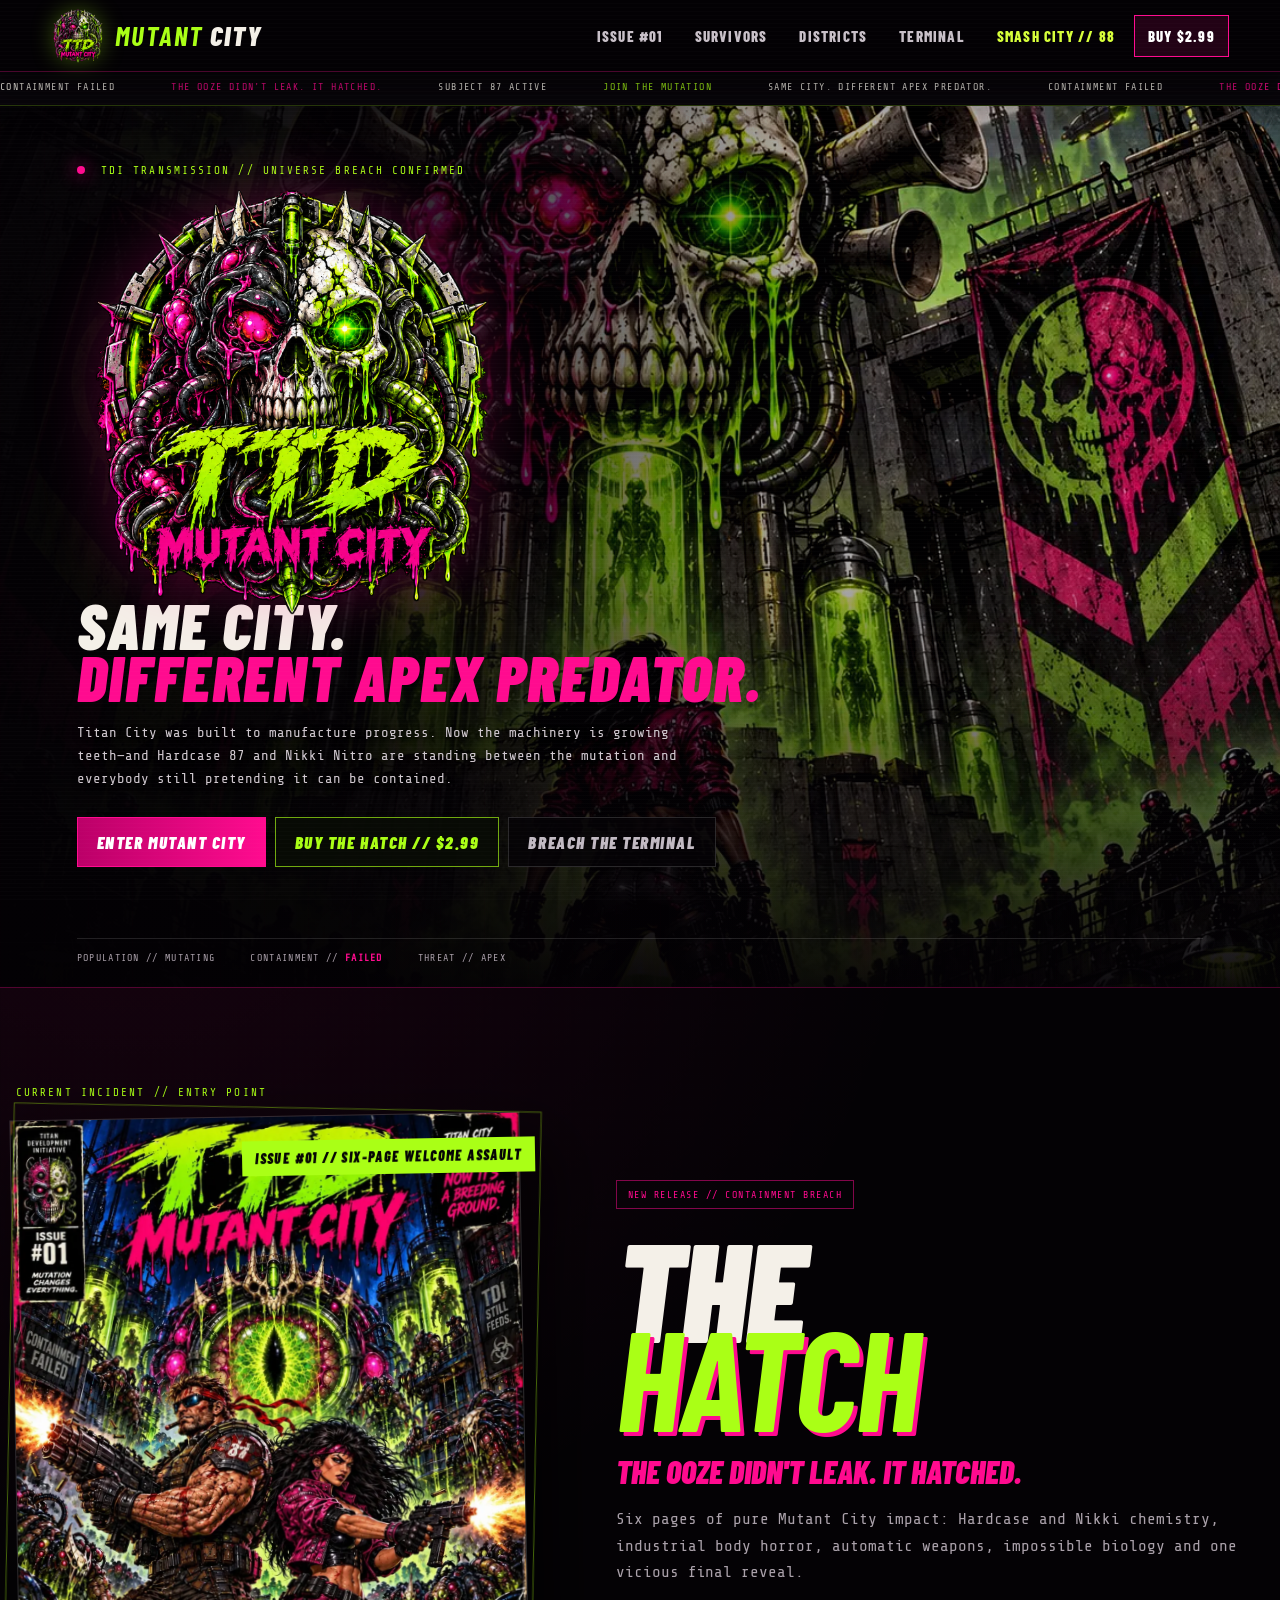
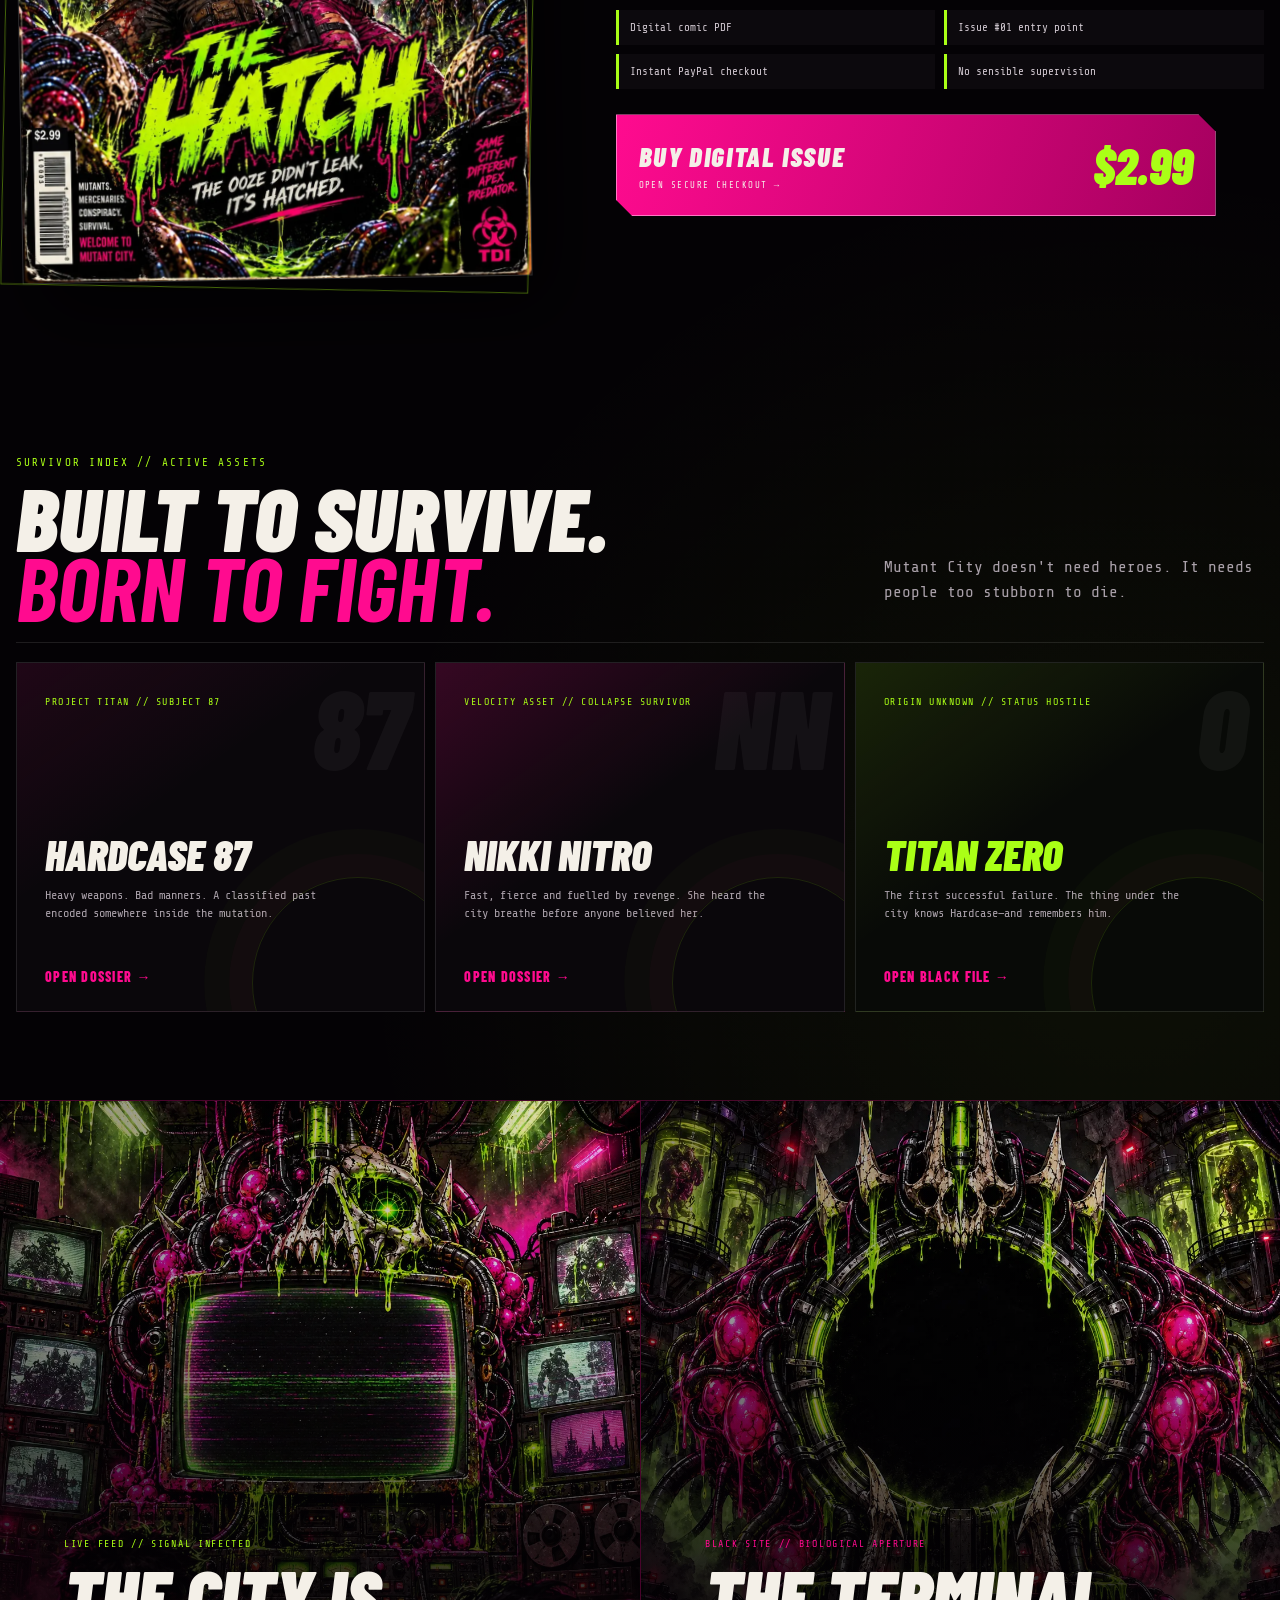
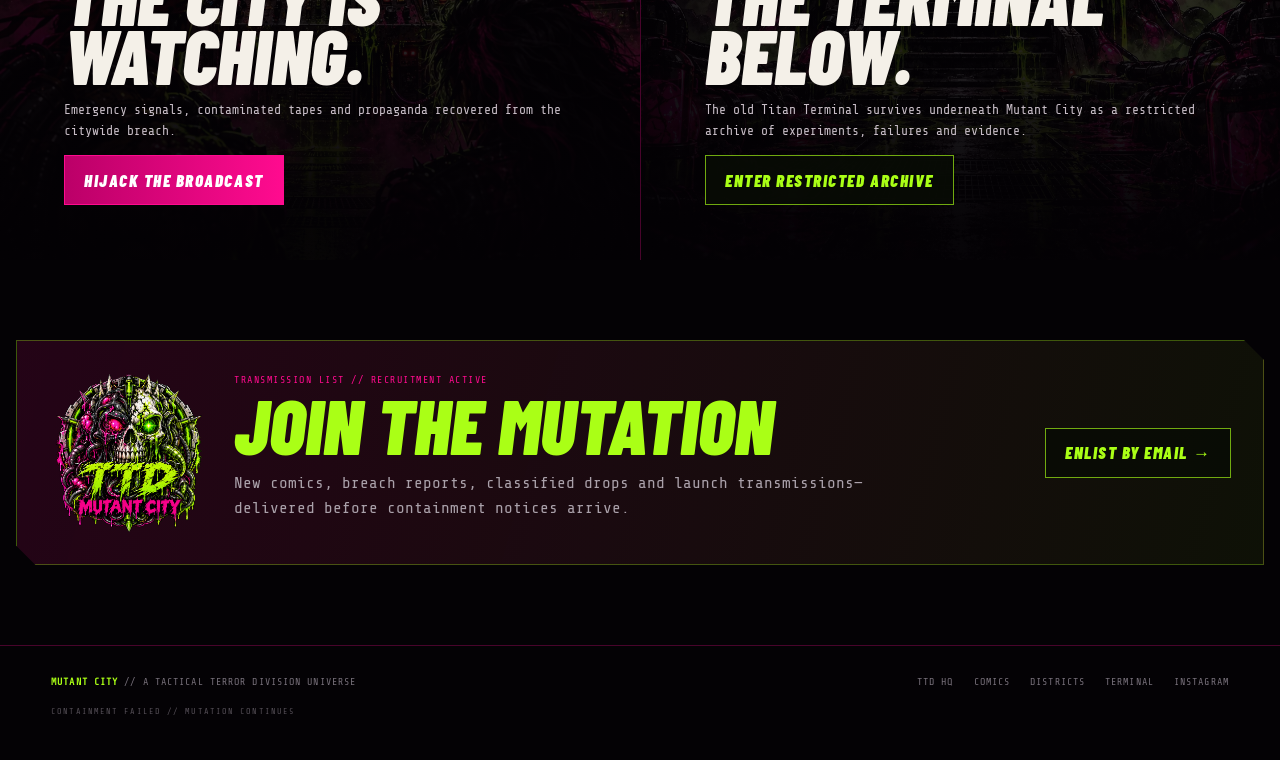
<file: index.html>
<!doctype html>
<html lang="en">
<head>
  <meta charset="utf-8">
  <meta name="viewport" content="width=device-width, initial-scale=1, viewport-fit=cover">
  <meta name="theme-color" content="#050306">
  <meta name="description" content="Mutant City — same city, different apex predator. Comics, characters, districts and classified mutation files from Tactical Terror Division.">
  <meta property="og:title" content="Mutant City // Join the Mutation">
  <meta property="og:description" content="Same city. Different apex predator. Enter Mutant City and read The Hatch, Issue #01.">
  <meta property="og:type" content="website">
  <meta property="og:url" content="https://terminal.tacticalterrordivision.com/">
  <meta property="og:image" content="https://terminal.tacticalterrordivision.com/assets/the-hatch-cover.webp">
  <meta name="twitter:card" content="summary_large_image">
  <title>Mutant City // Join the Mutation</title>
  <link rel="icon" type="image/png" href="assets/mutant-city-logo-transparent.png">
  <link rel="preload" as="image" href="assets/mutant-city-hero.webp">
  <link rel="preconnect" href="https://fonts.googleapis.com">
  <link rel="preconnect" href="https://fonts.gstatic.com" crossorigin>
  <link href="https://fonts.googleapis.com/css2?family=Barlow+Condensed:ital,wght@0,600;0,700;0,800;1,700;1,800;1,900&family=Share+Tech+Mono&display=swap" rel="stylesheet">
  <link rel="stylesheet" href="mutant-city.css">
</head>
<body>
  <a class="skip" href="#main">Skip to Mutant City</a>

  <header class="topbar">
    <a class="brand" href="#top" aria-label="Mutant City home">
      <img src="assets/mutant-city-logo-transparent.png" alt="">
      <span><b>MUTANT</b> CITY</span>
    </a>
    <nav class="desktop-nav" aria-label="Primary navigation">
      <a href="#incident">Issue #01</a>
      <a href="#survivors">Survivors</a>
      <a href="map.html">Districts</a>
      <a href="classified.html">Terminal</a>
      <a href="smash-city.html" style="color:#d7ff3a">SMASH CITY // 88</a>
      <a class="buy-mini" href="https://www.paypal.com/ncp/payment/HSCU7LTX6WRTN">Buy $2.99</a>
    </nav>
  </header>

  <div class="ticker" aria-hidden="true">
    <div class="ticker-track">
      <span>CONTAINMENT FAILED</span><span class="pink">THE OOZE DIDN'T LEAK. IT HATCHED.</span><span>SUBJECT 87 ACTIVE</span><span class="lime">JOIN THE MUTATION</span><span>SAME CITY. DIFFERENT APEX PREDATOR.</span>
      <span>CONTAINMENT FAILED</span><span class="pink">THE OOZE DIDN'T LEAK. IT HATCHED.</span><span>SUBJECT 87 ACTIVE</span><span class="lime">JOIN THE MUTATION</span><span>SAME CITY. DIFFERENT APEX PREDATOR.</span>
    </div>
  </div>

  <main id="main">
    <section class="hero" id="top">
      <img class="hero-art" src="assets/mutant-city-hero.webp" alt="Nikki Nitro facing the Mutant City containment tower">
      <div class="hero-shade"></div>
      <div class="hero-grain"></div>
      <div class="hero-copy">
        <div class="signal"><i></i> TDI TRANSMISSION // UNIVERSE BREACH CONFIRMED</div>
        <img class="hero-logo" src="assets/mutant-city-logo-transparent.png" alt="TTD Mutant City">
        <p class="strap">SAME CITY.<br><em>DIFFERENT APEX PREDATOR.</em></p>
        <p class="intro">Titan City was built to manufacture progress. Now the machinery is growing teeth—and Hardcase 87 and Nikki Nitro are standing between the mutation and everybody still pretending it can be contained.</p>
        <div class="actions">
          <a class="button primary" href="#incident">ENTER MUTANT CITY</a>
          <a class="button toxic" href="https://www.paypal.com/ncp/payment/HSCU7LTX6WRTN">BUY THE HATCH // $2.99</a>
          <a class="button ghost" href="classified.html">BREACH THE TERMINAL</a>
        </div>
      </div>
      <div class="hero-status">
        <span>POPULATION // MUTATING</span>
        <span>CONTAINMENT // <b>FAILED</b></span>
        <span>THREAT // APEX</span>
      </div>
    </section>

    <section class="section incident" id="incident">
      <div class="section-label">CURRENT INCIDENT // ENTRY POINT</div>
      <div class="issue-grid">
        <figure class="cover-wrap">
          <img src="assets/the-hatch-cover.webp" alt="Cover of TTD Mutant City: The Hatch, Issue 01">
          <figcaption>ISSUE #01 // SIX-PAGE WELCOME ASSAULT</figcaption>
        </figure>
        <article class="issue-copy">
          <span class="hazard">NEW RELEASE // CONTAINMENT BREACH</span>
          <h1>THE<br><b>HATCH</b></h1>
          <p class="lede">The ooze didn't leak. It hatched.</p>
          <p>Six pages of pure Mutant City impact: Hardcase and Nikki chemistry, industrial body horror, automatic weapons, impossible biology and one vicious final reveal.</p>
          <ul class="manifest">
            <li>Digital comic PDF</li>
            <li>Issue #01 entry point</li>
            <li>Instant PayPal checkout</li>
            <li>No sensible supervision</li>
          </ul>
          <a class="purchase" href="https://www.paypal.com/ncp/payment/HSCU7LTX6WRTN">
            <span>BUY DIGITAL ISSUE</span>
            <strong>$2.99</strong>
            <small>OPEN SECURE CHECKOUT →</small>
          </a>
        </article>
      </div>
    </section>

    <section class="section" id="survivors">
      <div class="section-head">
        <div>
          <div class="section-label">SURVIVOR INDEX // ACTIVE ASSETS</div>
          <h2>BUILT TO SURVIVE.<br><b>BORN TO FIGHT.</b></h2>
        </div>
        <p>Mutant City doesn't need heroes. It needs people too stubborn to die.</p>
      </div>
      <div class="character-grid">
        <article class="character hardcase">
          <div class="number">87</div>
          <span>PROJECT TITAN // SUBJECT 87</span>
          <h3>HARDCASE 87</h3>
          <p>Heavy weapons. Bad manners. A classified past encoded somewhere inside the mutation.</p>
          <a href="https://tacticalterrordivision.com/hardcase-87.html">OPEN DOSSIER →</a>
        </article>
        <article class="character nikki">
          <div class="number">NN</div>
          <span>VELOCITY ASSET // COLLAPSE SURVIVOR</span>
          <h3>NIKKI NITRO</h3>
          <p>Fast, fierce and fuelled by revenge. She heard the city breathe before anyone believed her.</p>
          <a href="https://tacticalterrordivision.com/nikki-nitro.html">OPEN DOSSIER →</a>
        </article>
        <article class="character zero">
          <div class="number">0</div>
          <span>ORIGIN UNKNOWN // STATUS HOSTILE</span>
          <h3>TITAN ZERO</h3>
          <p>The first successful failure. The thing under the city knows Hardcase—and remembers him.</p>
          <a href="classified.html">OPEN BLACK FILE →</a>
        </article>
      </div>
    </section>

    <section class="section city-grid" id="city">
      <article class="visual-card broadcast">
        <img src="assets/mutant-city-broadcast.webp" alt="Mutant City contaminated broadcast terminal">
        <div>
          <span>LIVE FEED // SIGNAL INFECTED</span>
          <h2>THE CITY IS<br>WATCHING.</h2>
          <p>Emergency signals, contaminated tapes and propaganda recovered from the citywide breach.</p>
          <a class="button primary" href="vhs.html">HIJACK THE BROADCAST</a>
        </div>
      </article>
      <article class="visual-card vault">
        <img src="assets/mutant-city-vault.webp" alt="Mutant City toxic halo vault">
        <div>
          <span>BLACK SITE // BIOLOGICAL APERTURE</span>
          <h2>THE TERMINAL<br>BELOW.</h2>
          <p>The old Titan Terminal survives underneath Mutant City as a restricted archive of experiments, failures and evidence.</p>
          <a class="button toxic" href="classified.html">ENTER RESTRICTED ARCHIVE</a>
        </div>
      </article>
    </section>

    <section class="mutation-callout" id="join">
      <img src="assets/mutant-city-logo-transparent.png" alt="">
      <div>
        <span>TRANSMISSION LIST // RECRUITMENT ACTIVE</span>
        <h2>JOIN THE MUTATION</h2>
        <p>New comics, breach reports, classified drops and launch transmissions—delivered before containment notices arrive.</p>
      </div>
      <a class="button toxic" href="mailto:TTDHQ@proton.me?subject=JOIN%20THE%20MUTATION">ENLIST BY EMAIL →</a>
    </section>
  </main>

  <footer>
    <div><b>MUTANT CITY</b> // A TACTICAL TERROR DIVISION UNIVERSE</div>
    <div class="footer-links">
      <a href="https://tacticalterrordivision.com/">TTD HQ</a>
      <a href="comics.html">COMICS</a>
      <a href="map.html">DISTRICTS</a>
      <a href="classified.html">TERMINAL</a>
      <a href="https://www.instagram.com/titanttd_official/">INSTAGRAM</a>
    </div>
    <small>CONTAINMENT FAILED // MUTATION CONTINUES</small>
  </footer>

  <nav class="mobile-dock" aria-label="Mobile navigation">
    <a href="#top">CITY</a>
    <a href="#incident">ISSUE</a>
    <a class="dock-buy" href="https://www.paypal.com/ncp/payment/HSCU7LTX6WRTN">BUY</a>
    <a href="map.html">MAP</a>
    <a href="classified.html">TERMINAL</a><a href="smash-city.html">SMASH 88</a>
  </nav>
</body>
</html>
</file>
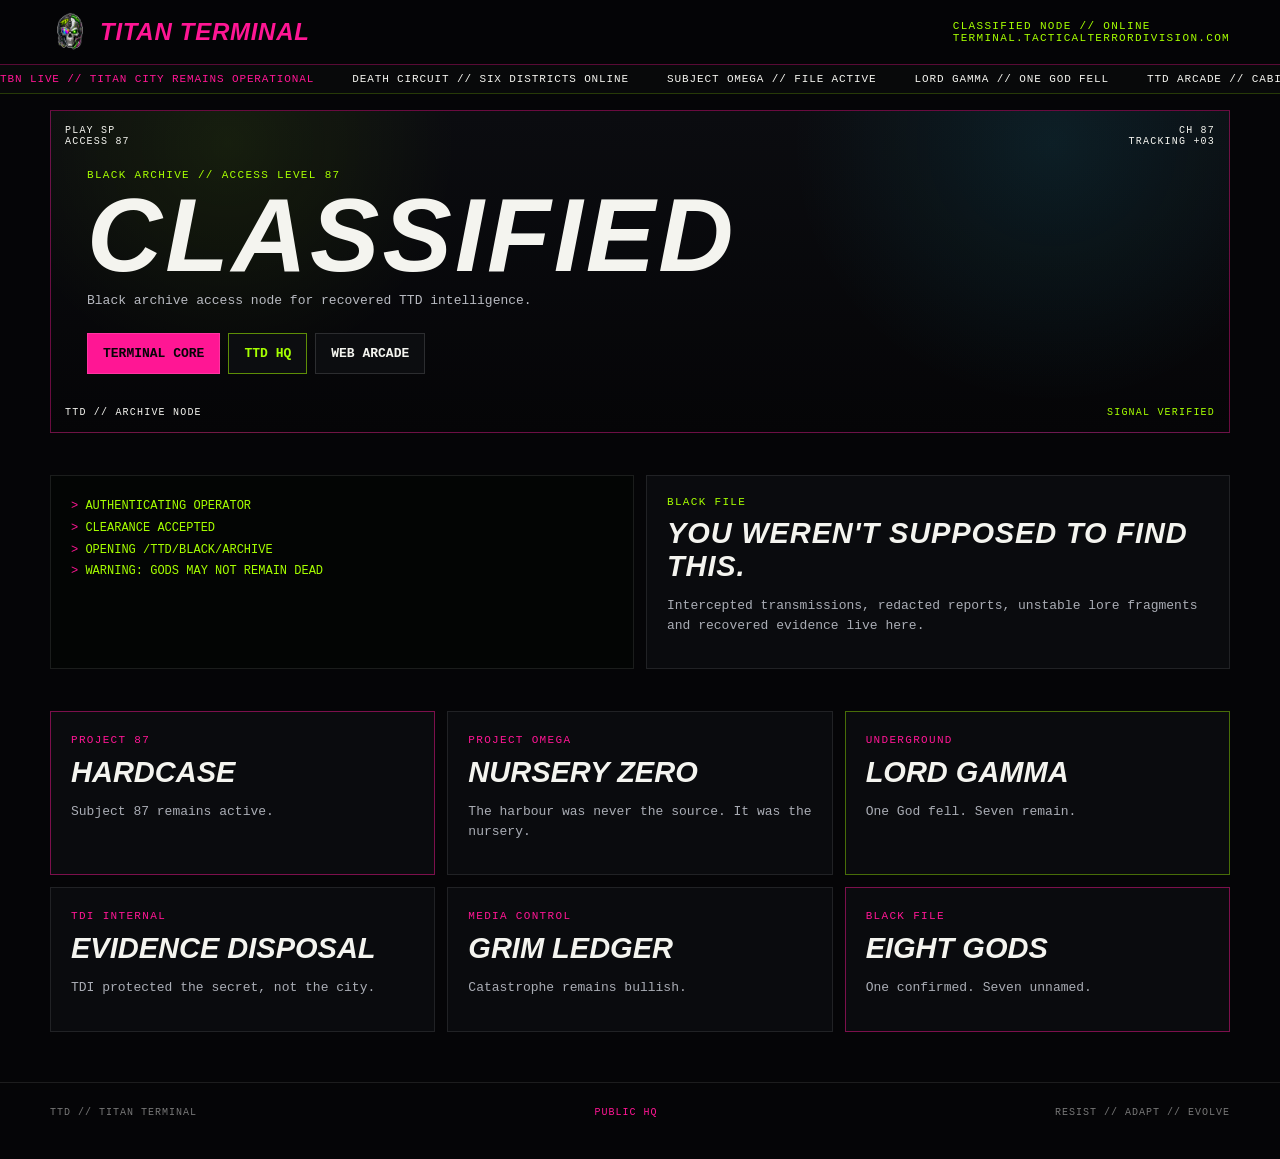
<file: classified.html>
<!doctype html><html><head><meta charset="utf-8"><meta name="viewport" content="width=device-width,initial-scale=1"><meta name="theme-color" content="#050507"><title>Classified // Titan Terminal</title><link rel="stylesheet" href="terminal-finish.css"></head><body><header class="top"><div class="shell topin"><a class="brand" href="index.html"><img src="assets/titan-sigil.PNG" alt="TTD"><b class="display">TITAN TERMINAL</b></a><div class="status">CLASSIFIED NODE // ONLINE<br>TERMINAL.TACTICALTERRORDIVISION.COM</div></div></header><div class="ticker"><div class="track"><span class="pink">TBN LIVE // TITAN CITY REMAINS OPERATIONAL</span><span>DEATH CIRCUIT // SIX DISTRICTS ONLINE</span><span>SUBJECT OMEGA // FILE ACTIVE</span><span>LORD GAMMA // ONE GOD FELL</span><span>TTD ARCADE // CABINETS LIVE</span><span class="pink">TBN LIVE // TITAN CITY REMAINS OPERATIONAL</span><span>DEATH CIRCUIT // SIX DISTRICTS ONLINE</span><span>SUBJECT OMEGA // FILE ACTIVE</span><span>LORD GAMMA // ONE GOD FELL</span><span>TTD ARCADE // CABINETS LIVE</span></div></div><main class="shell"><section class="hero"><div class="vhs tl">PLAY SP<br>ACCESS 87</div><div class="vhs tr">CH 87<br>TRACKING +03</div><div class="vhs bl">TTD // ARCHIVE NODE</div><div class="vhs br">SIGNAL VERIFIED</div><div class="code">BLACK ARCHIVE // ACCESS LEVEL 87</div><h1 class="display">CLASSIFIED</h1><p>Black archive access node for recovered TTD intelligence.</p><div class="nav"><a class="btn hot" href="terminal.html">Terminal Core</a><a class="btn lime" href="https://tacticalterrordivision.com/">TTD HQ</a><a class="btn" href="https://tacticalterrordivision.com/arcade.html">Web Arcade</a></div></section><section class="section two"><article class="terminal"><div class="prompt">AUTHENTICATING OPERATOR</div><div class="prompt">CLEARANCE ACCEPTED</div><div class="prompt">OPENING /TTD/BLACK/ARCHIVE</div><div class="prompt">WARNING: GODS MAY NOT REMAIN DEAD</div></article><article class="panel"><div class="code">BLACK FILE</div><h3 class="display">YOU WEREN'T SUPPOSED TO FIND THIS.</h3><p>Intercepted transmissions, redacted reports, unstable lore fragments and recovered evidence live here.</p></article></section><section class="section"><div class="grid"><div class="card hotcard"><span class="tag">PROJECT 87</span><h3>Hardcase</h3><p>Subject 87 remains active.</p></div><div class="card"><span class="tag">PROJECT OMEGA</span><h3>Nursery Zero</h3><p>The harbour was never the source. It was the nursery.</p></div><div class="card greencard"><span class="tag">UNDERGROUND</span><h3>Lord Gamma</h3><p>One God fell. Seven remain.</p></div><div class="card"><span class="tag">TDI INTERNAL</span><h3>Evidence Disposal</h3><p>TDI protected the secret, not the city.</p></div><div class="card"><span class="tag">MEDIA CONTROL</span><h3>Grim Ledger</h3><p>Catastrophe remains bullish.</p></div><div class="card hotcard"><span class="tag">BLACK FILE</span><h3>Eight Gods</h3><p>One confirmed. Seven unnamed.</p></div></div></section></main><footer><div class="shell foot"><span>TTD // TITAN TERMINAL</span><a class="pink" href="https://tacticalterrordivision.com/">PUBLIC HQ</a><span>RESIST // ADAPT // EVOLVE</span></div></footer></body></html>
</file>
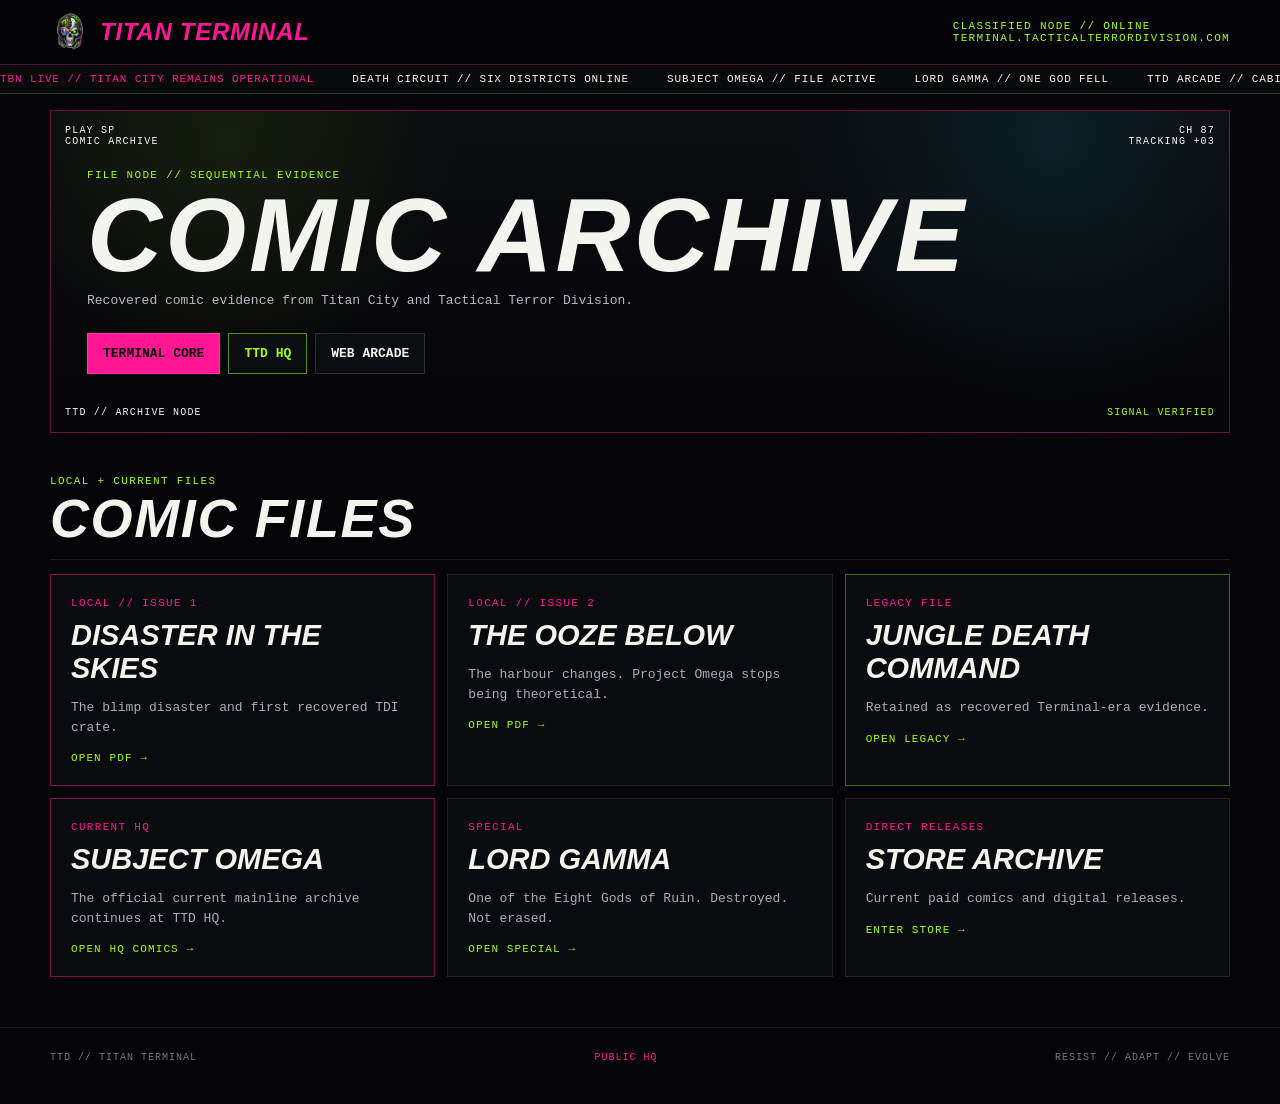
<file: comics.html>
<!doctype html><html><head><meta charset="utf-8"><meta name="viewport" content="width=device-width,initial-scale=1"><meta name="theme-color" content="#050507"><title>Comics // Titan Terminal</title><link rel="stylesheet" href="terminal-finish.css"></head><body><header class="top"><div class="shell topin"><a class="brand" href="index.html"><img src="assets/titan-sigil.PNG" alt="TTD"><b class="display">TITAN TERMINAL</b></a><div class="status">CLASSIFIED NODE // ONLINE<br>TERMINAL.TACTICALTERRORDIVISION.COM</div></div></header><div class="ticker"><div class="track"><span class="pink">TBN LIVE // TITAN CITY REMAINS OPERATIONAL</span><span>DEATH CIRCUIT // SIX DISTRICTS ONLINE</span><span>SUBJECT OMEGA // FILE ACTIVE</span><span>LORD GAMMA // ONE GOD FELL</span><span>TTD ARCADE // CABINETS LIVE</span><span class="pink">TBN LIVE // TITAN CITY REMAINS OPERATIONAL</span><span>DEATH CIRCUIT // SIX DISTRICTS ONLINE</span><span>SUBJECT OMEGA // FILE ACTIVE</span><span>LORD GAMMA // ONE GOD FELL</span><span>TTD ARCADE // CABINETS LIVE</span></div></div><main class="shell"><section class="hero"><div class="vhs tl">PLAY SP<br>COMIC ARCHIVE</div><div class="vhs tr">CH 87<br>TRACKING +03</div><div class="vhs bl">TTD // ARCHIVE NODE</div><div class="vhs br">SIGNAL VERIFIED</div><div class="code">FILE NODE // SEQUENTIAL EVIDENCE</div><h1 class="display">COMIC ARCHIVE</h1><p>Recovered comic evidence from Titan City and Tactical Terror Division.</p><div class="nav"><a class="btn hot" href="index.html">Terminal Core</a><a class="btn lime" href="https://tacticalterrordivision.com/">TTD HQ</a><a class="btn" href="https://tacticalterrordivision.com/arcade.html">Web Arcade</a></div></section><section class="section"><div class="head"><div><div class="code">LOCAL + CURRENT FILES</div><h2 class="display">COMIC FILES</h2></div></div><div class="grid"><a class="card hotcard" href="titan-city-issue-1.pdf" target="_blank"><span class="tag">LOCAL // ISSUE 1</span><h3>Disaster in the Skies</h3><p>The blimp disaster and first recovered TDI crate.</p><span class="go">OPEN PDF →</span></a><a class="card" href="titan-city-issue-2.pdf" target="_blank"><span class="tag">LOCAL // ISSUE 2</span><h3>The Ooze Below</h3><p>The harbour changes. Project Omega stops being theoretical.</p><span class="go">OPEN PDF →</span></a><a class="card greencard" href="Titan_City_Issue_3_Jungle_Death_Command_spreads.pdf" target="_blank"><span class="tag">LEGACY FILE</span><h3>Jungle Death Command</h3><p>Retained as recovered Terminal-era evidence.</p><span class="go">OPEN LEGACY →</span></a><a class="card hotcard" href="https://tacticalterrordivision.com/comics.html"><span class="tag">CURRENT HQ</span><h3>Subject Omega</h3><p>The official current mainline archive continues at TTD HQ.</p><span class="go">OPEN HQ COMICS →</span></a><a class="card" href="https://tacticalterrordivision.com/comics.html"><span class="tag">SPECIAL</span><h3>Lord Gamma</h3><p>One of the Eight Gods of Ruin. Destroyed. Not erased.</p><span class="go">OPEN SPECIAL →</span></a><a class="card" href="https://tacticalterrordivision.com/store.html"><span class="tag">DIRECT RELEASES</span><h3>Store Archive</h3><p>Current paid comics and digital releases.</p><span class="go">ENTER STORE →</span></a></div></section></main><footer><div class="shell foot"><span>TTD // TITAN TERMINAL</span><a class="pink" href="https://tacticalterrordivision.com/">PUBLIC HQ</a><span>RESIST // ADAPT // EVOLVE</span></div></footer></body></html>
</file>
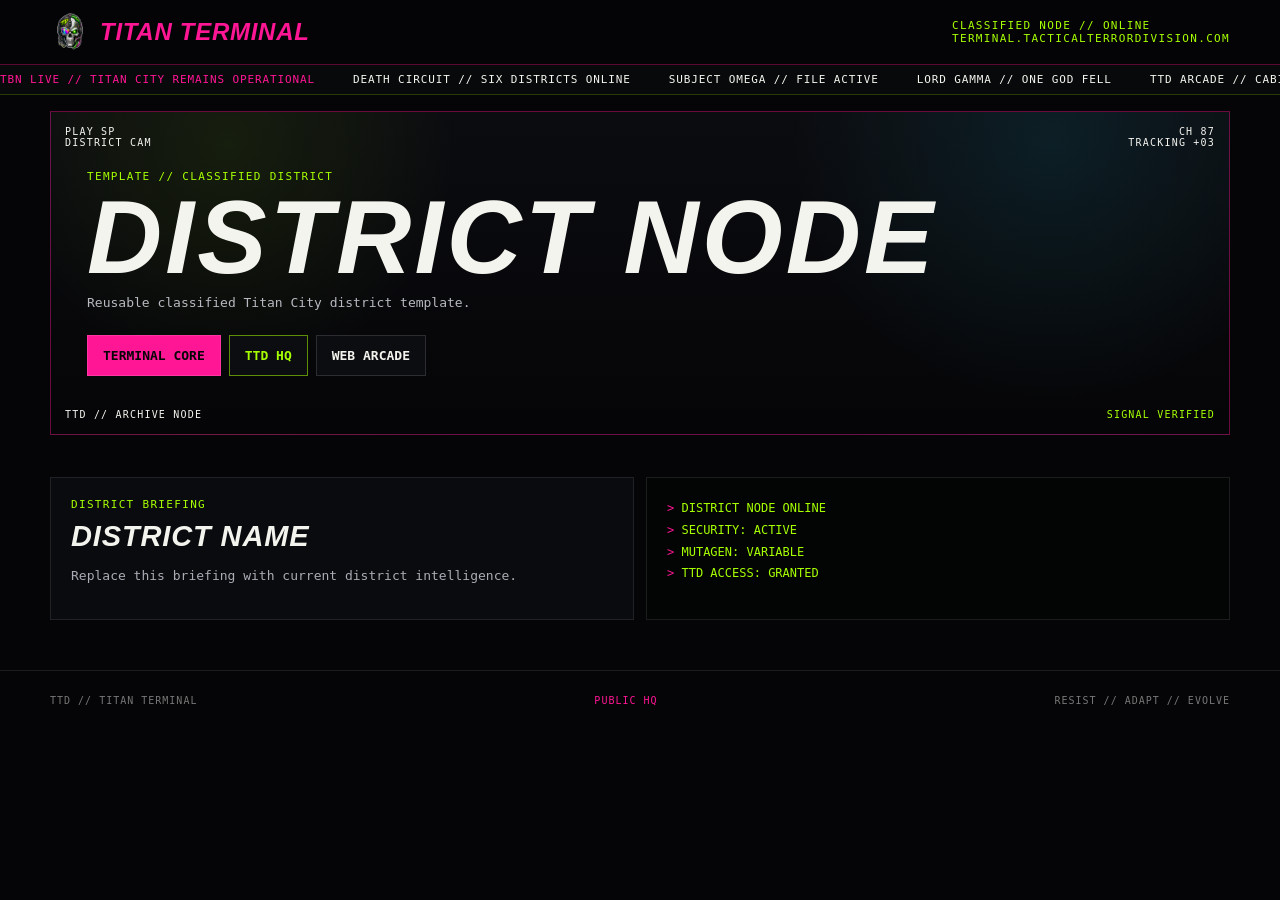
<file: district-template.html>
<!doctype html><html><head><meta charset="utf-8"><meta name="viewport" content="width=device-width,initial-scale=1"><meta name="theme-color" content="#050507"><title>District Template</title><link rel="stylesheet" href="terminal-finish.css"></head><body><header class="top"><div class="shell topin"><a class="brand" href="index.html"><img src="assets/titan-sigil.PNG" alt="TTD"><b class="display">TITAN TERMINAL</b></a><div class="status">CLASSIFIED NODE // ONLINE<br>TERMINAL.TACTICALTERRORDIVISION.COM</div></div></header><div class="ticker"><div class="track"><span class="pink">TBN LIVE // TITAN CITY REMAINS OPERATIONAL</span><span>DEATH CIRCUIT // SIX DISTRICTS ONLINE</span><span>SUBJECT OMEGA // FILE ACTIVE</span><span>LORD GAMMA // ONE GOD FELL</span><span>TTD ARCADE // CABINETS LIVE</span><span class="pink">TBN LIVE // TITAN CITY REMAINS OPERATIONAL</span><span>DEATH CIRCUIT // SIX DISTRICTS ONLINE</span><span>SUBJECT OMEGA // FILE ACTIVE</span><span>LORD GAMMA // ONE GOD FELL</span><span>TTD ARCADE // CABINETS LIVE</span></div></div><main class="shell"><section class="hero"><div class="vhs tl">PLAY SP<br>DISTRICT CAM</div><div class="vhs tr">CH 87<br>TRACKING +03</div><div class="vhs bl">TTD // ARCHIVE NODE</div><div class="vhs br">SIGNAL VERIFIED</div><div class="code">TEMPLATE // CLASSIFIED DISTRICT</div><h1 class="display">DISTRICT NODE</h1><p>Reusable classified Titan City district template.</p><div class="nav"><a class="btn hot" href="index.html">Terminal Core</a><a class="btn lime" href="https://tacticalterrordivision.com/">TTD HQ</a><a class="btn" href="https://tacticalterrordivision.com/arcade.html">Web Arcade</a></div></section><section class="section two"><article class="panel"><div class="code">DISTRICT BRIEFING</div><h3 class="display">DISTRICT NAME</h3><p>Replace this briefing with current district intelligence.</p></article><article class="terminal"><div class="prompt">DISTRICT NODE ONLINE</div><div class="prompt">SECURITY: ACTIVE</div><div class="prompt">MUTAGEN: VARIABLE</div><div class="prompt">TTD ACCESS: GRANTED</div></article></section></main><footer><div class="shell foot"><span>TTD // TITAN TERMINAL</span><a class="pink" href="https://tacticalterrordivision.com/">PUBLIC HQ</a><span>RESIST // ADAPT // EVOLVE</span></div></footer></body></html>
</file>
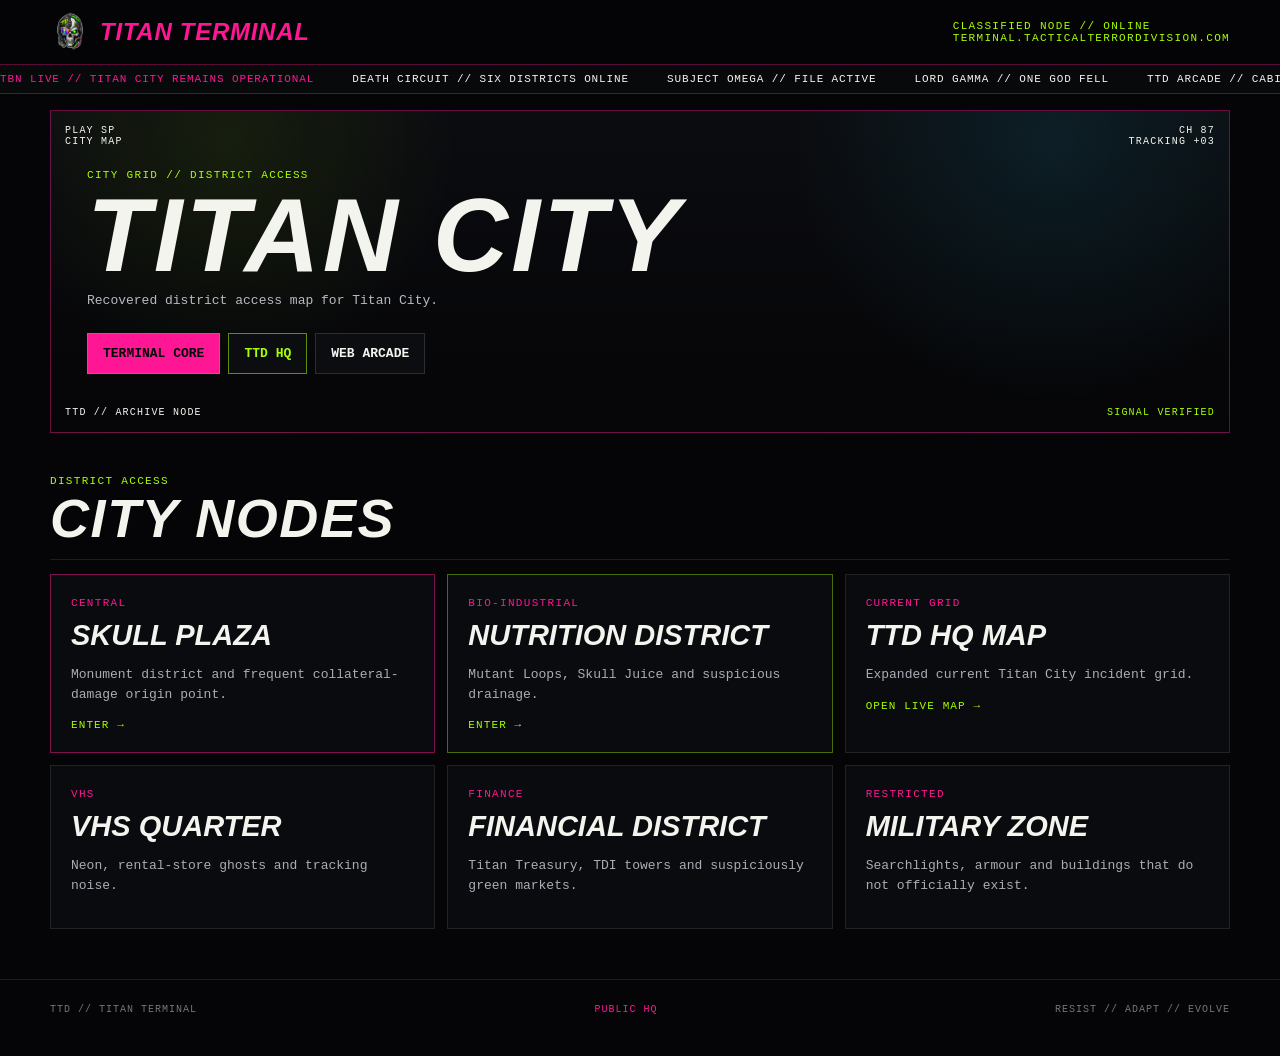
<file: map.html>
<!doctype html><html><head><meta charset="utf-8"><meta name="viewport" content="width=device-width,initial-scale=1"><meta name="theme-color" content="#050507"><title>Map // Titan Terminal</title><link rel="stylesheet" href="terminal-finish.css"></head><body><header class="top"><div class="shell topin"><a class="brand" href="index.html"><img src="assets/titan-sigil.PNG" alt="TTD"><b class="display">TITAN TERMINAL</b></a><div class="status">CLASSIFIED NODE // ONLINE<br>TERMINAL.TACTICALTERRORDIVISION.COM</div></div></header><div class="ticker"><div class="track"><span class="pink">TBN LIVE // TITAN CITY REMAINS OPERATIONAL</span><span>DEATH CIRCUIT // SIX DISTRICTS ONLINE</span><span>SUBJECT OMEGA // FILE ACTIVE</span><span>LORD GAMMA // ONE GOD FELL</span><span>TTD ARCADE // CABINETS LIVE</span><span class="pink">TBN LIVE // TITAN CITY REMAINS OPERATIONAL</span><span>DEATH CIRCUIT // SIX DISTRICTS ONLINE</span><span>SUBJECT OMEGA // FILE ACTIVE</span><span>LORD GAMMA // ONE GOD FELL</span><span>TTD ARCADE // CABINETS LIVE</span></div></div><main class="shell"><section class="hero"><div class="vhs tl">PLAY SP<br>CITY MAP</div><div class="vhs tr">CH 87<br>TRACKING +03</div><div class="vhs bl">TTD // ARCHIVE NODE</div><div class="vhs br">SIGNAL VERIFIED</div><div class="code">CITY GRID // DISTRICT ACCESS</div><h1 class="display">TITAN CITY</h1><p>Recovered district access map for Titan City.</p><div class="nav"><a class="btn hot" href="index.html">Terminal Core</a><a class="btn lime" href="https://tacticalterrordivision.com/">TTD HQ</a><a class="btn" href="https://tacticalterrordivision.com/arcade.html">Web Arcade</a></div></section><section class="section"><div class="head"><div><div class="code">DISTRICT ACCESS</div><h2 class="display">CITY NODES</h2></div></div><div class="grid"><a class="card hotcard" href="skull-plaza.html"><span class="tag">CENTRAL</span><h3>Skull Plaza</h3><p>Monument district and frequent collateral-damage origin point.</p><span class="go">ENTER →</span></a><a class="card greencard" href="nutrition-district.html"><span class="tag">BIO-INDUSTRIAL</span><h3>Nutrition District</h3><p>Mutant Loops, Skull Juice and suspicious drainage.</p><span class="go">ENTER →</span></a><a class="card" href="https://tacticalterrordivision.com/map.html"><span class="tag">CURRENT GRID</span><h3>TTD HQ Map</h3><p>Expanded current Titan City incident grid.</p><span class="go">OPEN LIVE MAP →</span></a><div class="card"><span class="tag">VHS</span><h3>VHS Quarter</h3><p>Neon, rental-store ghosts and tracking noise.</p></div><div class="card"><span class="tag">FINANCE</span><h3>Financial District</h3><p>Titan Treasury, TDI towers and suspiciously green markets.</p></div><div class="card"><span class="tag">RESTRICTED</span><h3>Military Zone</h3><p>Searchlights, armour and buildings that do not officially exist.</p></div></div></section></main><footer><div class="shell foot"><span>TTD // TITAN TERMINAL</span><a class="pink" href="https://tacticalterrordivision.com/">PUBLIC HQ</a><span>RESIST // ADAPT // EVOLVE</span></div></footer></body></html>
</file>
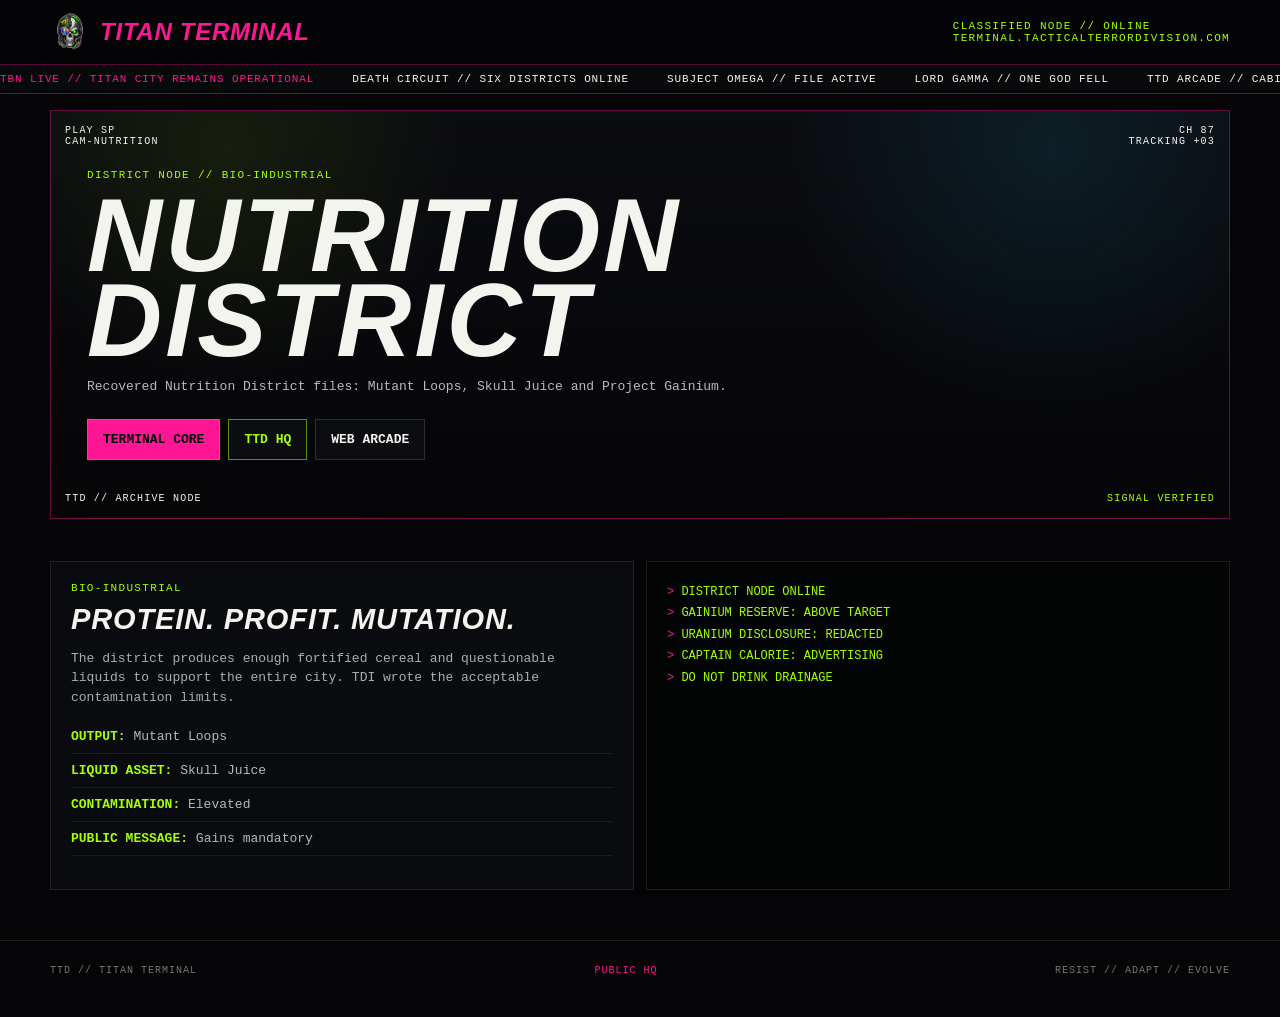
<file: nutrition-district.html>
<!doctype html><html><head><meta charset="utf-8"><meta name="viewport" content="width=device-width,initial-scale=1"><meta name="theme-color" content="#050507"><title>Nutrition District // Titan Terminal</title><link rel="stylesheet" href="terminal-finish.css"></head><body><header class="top"><div class="shell topin"><a class="brand" href="index.html"><img src="assets/titan-sigil.PNG" alt="TTD"><b class="display">TITAN TERMINAL</b></a><div class="status">CLASSIFIED NODE // ONLINE<br>TERMINAL.TACTICALTERRORDIVISION.COM</div></div></header><div class="ticker"><div class="track"><span class="pink">TBN LIVE // TITAN CITY REMAINS OPERATIONAL</span><span>DEATH CIRCUIT // SIX DISTRICTS ONLINE</span><span>SUBJECT OMEGA // FILE ACTIVE</span><span>LORD GAMMA // ONE GOD FELL</span><span>TTD ARCADE // CABINETS LIVE</span><span class="pink">TBN LIVE // TITAN CITY REMAINS OPERATIONAL</span><span>DEATH CIRCUIT // SIX DISTRICTS ONLINE</span><span>SUBJECT OMEGA // FILE ACTIVE</span><span>LORD GAMMA // ONE GOD FELL</span><span>TTD ARCADE // CABINETS LIVE</span></div></div><main class="shell"><section class="hero"><div class="vhs tl">PLAY SP<br>CAM-NUTRITION</div><div class="vhs tr">CH 87<br>TRACKING +03</div><div class="vhs bl">TTD // ARCHIVE NODE</div><div class="vhs br">SIGNAL VERIFIED</div><div class="code">DISTRICT NODE // BIO-INDUSTRIAL</div><h1 class="display">NUTRITION DISTRICT</h1><p>Recovered Nutrition District files: Mutant Loops, Skull Juice and Project Gainium.</p><div class="nav"><a class="btn hot" href="index.html">Terminal Core</a><a class="btn lime" href="https://tacticalterrordivision.com/">TTD HQ</a><a class="btn" href="https://tacticalterrordivision.com/arcade.html">Web Arcade</a></div></section><section class="section two"><article class="panel"><div class="code">BIO-INDUSTRIAL</div><h3 class="display">PROTEIN. PROFIT. MUTATION.</h3><p>The district produces enough fortified cereal and questionable liquids to support the entire city. TDI wrote the acceptable contamination limits.</p><ul class="log"><li><b>OUTPUT:</b> Mutant Loops</li><li><b>LIQUID ASSET:</b> Skull Juice</li><li><b>CONTAMINATION:</b> Elevated</li><li><b>PUBLIC MESSAGE:</b> Gains mandatory</li></ul></article><article class="terminal"><div class="prompt">DISTRICT NODE ONLINE</div><div class="prompt">GAINIUM RESERVE: ABOVE TARGET</div><div class="prompt">URANIUM DISCLOSURE: REDACTED</div><div class="prompt">CAPTAIN CALORIE: ADVERTISING</div><div class="prompt">DO NOT DRINK DRAINAGE</div></article></section></main><footer><div class="shell foot"><span>TTD // TITAN TERMINAL</span><a class="pink" href="https://tacticalterrordivision.com/">PUBLIC HQ</a><span>RESIST // ADAPT // EVOLVE</span></div></footer></body></html>
</file>
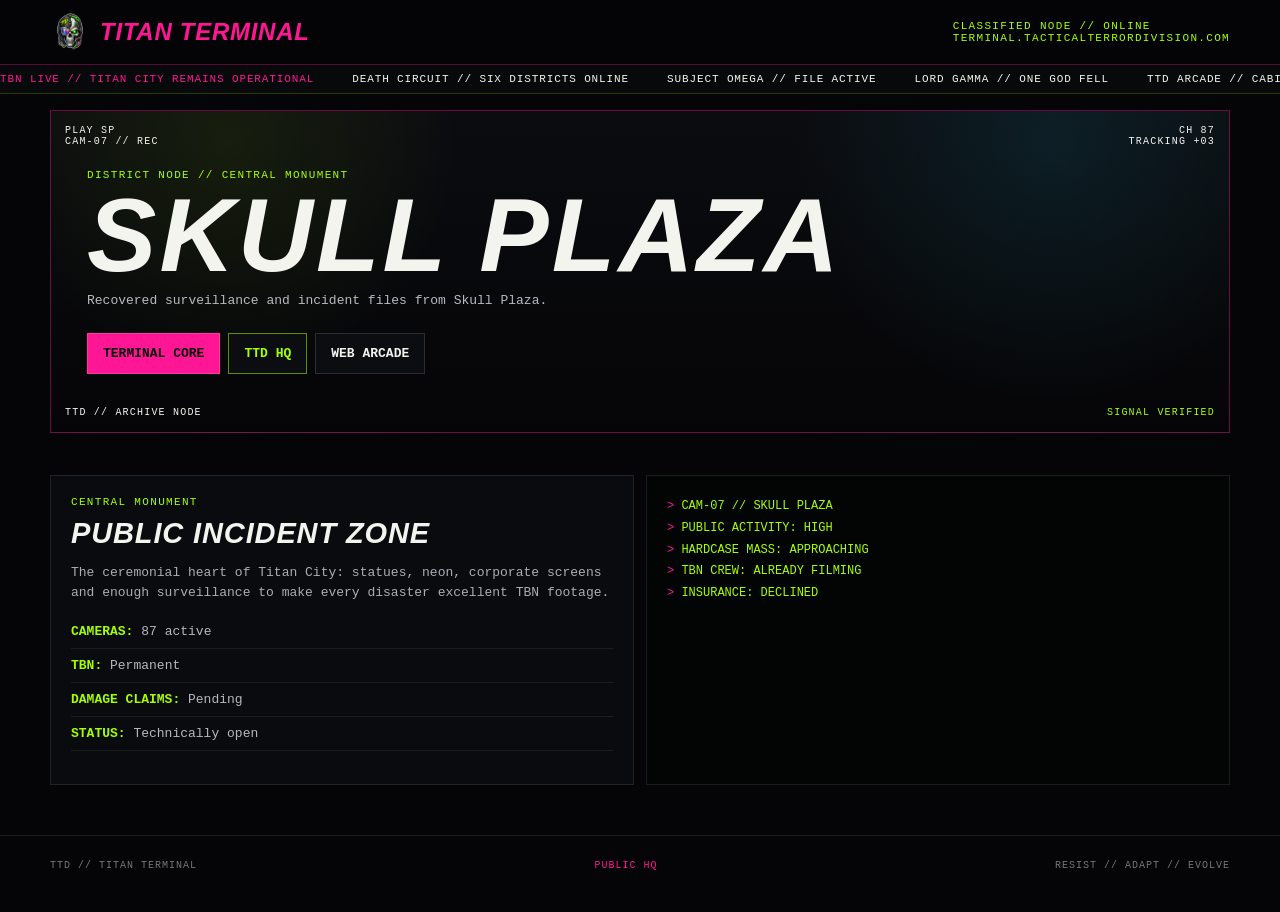
<file: skull-plaza.html>
<!doctype html><html><head><meta charset="utf-8"><meta name="viewport" content="width=device-width,initial-scale=1"><meta name="theme-color" content="#050507"><title>Skull Plaza // Titan Terminal</title><link rel="stylesheet" href="terminal-finish.css"></head><body><header class="top"><div class="shell topin"><a class="brand" href="index.html"><img src="assets/titan-sigil.PNG" alt="TTD"><b class="display">TITAN TERMINAL</b></a><div class="status">CLASSIFIED NODE // ONLINE<br>TERMINAL.TACTICALTERRORDIVISION.COM</div></div></header><div class="ticker"><div class="track"><span class="pink">TBN LIVE // TITAN CITY REMAINS OPERATIONAL</span><span>DEATH CIRCUIT // SIX DISTRICTS ONLINE</span><span>SUBJECT OMEGA // FILE ACTIVE</span><span>LORD GAMMA // ONE GOD FELL</span><span>TTD ARCADE // CABINETS LIVE</span><span class="pink">TBN LIVE // TITAN CITY REMAINS OPERATIONAL</span><span>DEATH CIRCUIT // SIX DISTRICTS ONLINE</span><span>SUBJECT OMEGA // FILE ACTIVE</span><span>LORD GAMMA // ONE GOD FELL</span><span>TTD ARCADE // CABINETS LIVE</span></div></div><main class="shell"><section class="hero"><div class="vhs tl">PLAY SP<br>CAM-07 // REC</div><div class="vhs tr">CH 87<br>TRACKING +03</div><div class="vhs bl">TTD // ARCHIVE NODE</div><div class="vhs br">SIGNAL VERIFIED</div><div class="code">DISTRICT NODE // CENTRAL MONUMENT</div><h1 class="display">SKULL PLAZA</h1><p>Recovered surveillance and incident files from Skull Plaza.</p><div class="nav"><a class="btn hot" href="index.html">Terminal Core</a><a class="btn lime" href="https://tacticalterrordivision.com/">TTD HQ</a><a class="btn" href="https://tacticalterrordivision.com/arcade.html">Web Arcade</a></div></section><section class="section two"><article class="panel"><div class="code">CENTRAL MONUMENT</div><h3 class="display">PUBLIC INCIDENT ZONE</h3><p>The ceremonial heart of Titan City: statues, neon, corporate screens and enough surveillance to make every disaster excellent TBN footage.</p><ul class="log"><li><b>CAMERAS:</b> 87 active</li><li><b>TBN:</b> Permanent</li><li><b>DAMAGE CLAIMS:</b> Pending</li><li><b>STATUS:</b> Technically open</li></ul></article><article class="terminal"><div class="prompt">CAM-07 // SKULL PLAZA</div><div class="prompt">PUBLIC ACTIVITY: HIGH</div><div class="prompt">HARDCASE MASS: APPROACHING</div><div class="prompt">TBN CREW: ALREADY FILMING</div><div class="prompt">INSURANCE: DECLINED</div></article></section></main><footer><div class="shell foot"><span>TTD // TITAN TERMINAL</span><a class="pink" href="https://tacticalterrordivision.com/">PUBLIC HQ</a><span>RESIST // ADAPT // EVOLVE</span></div></footer></body></html>
</file>
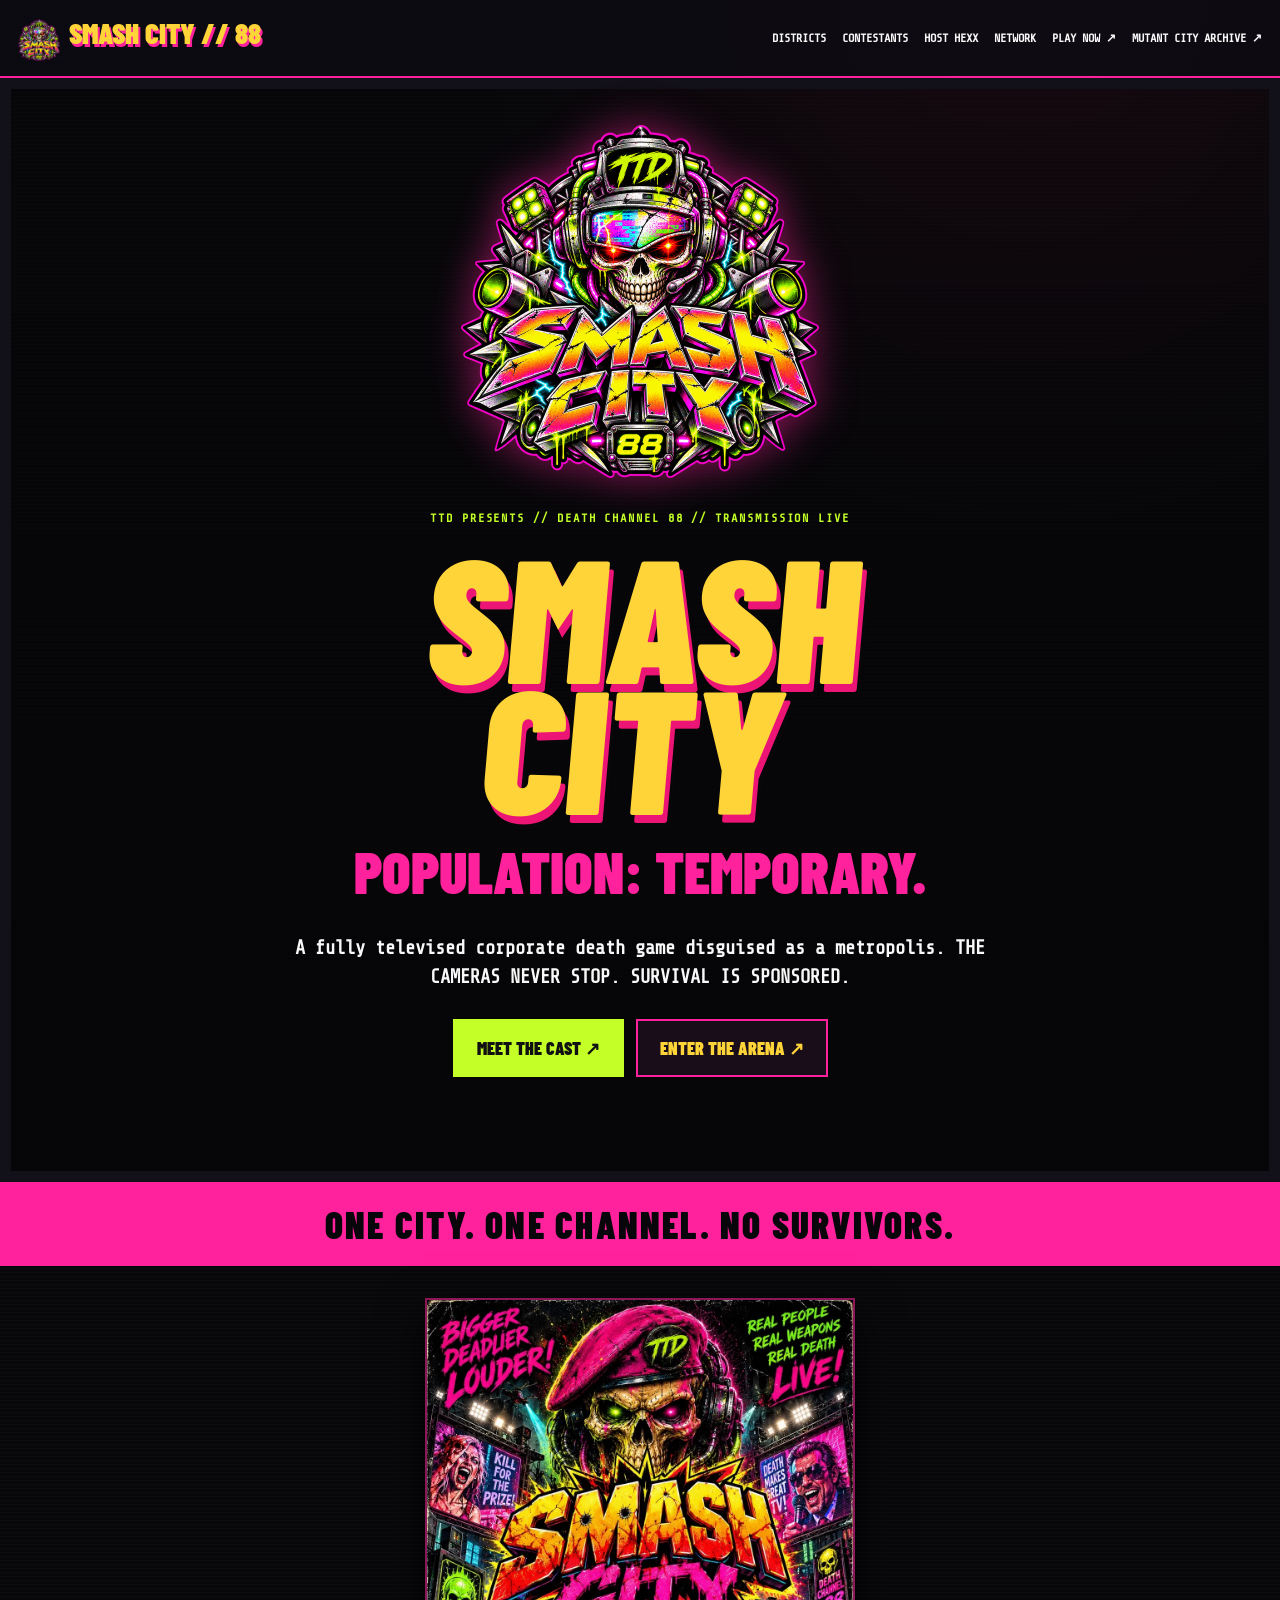
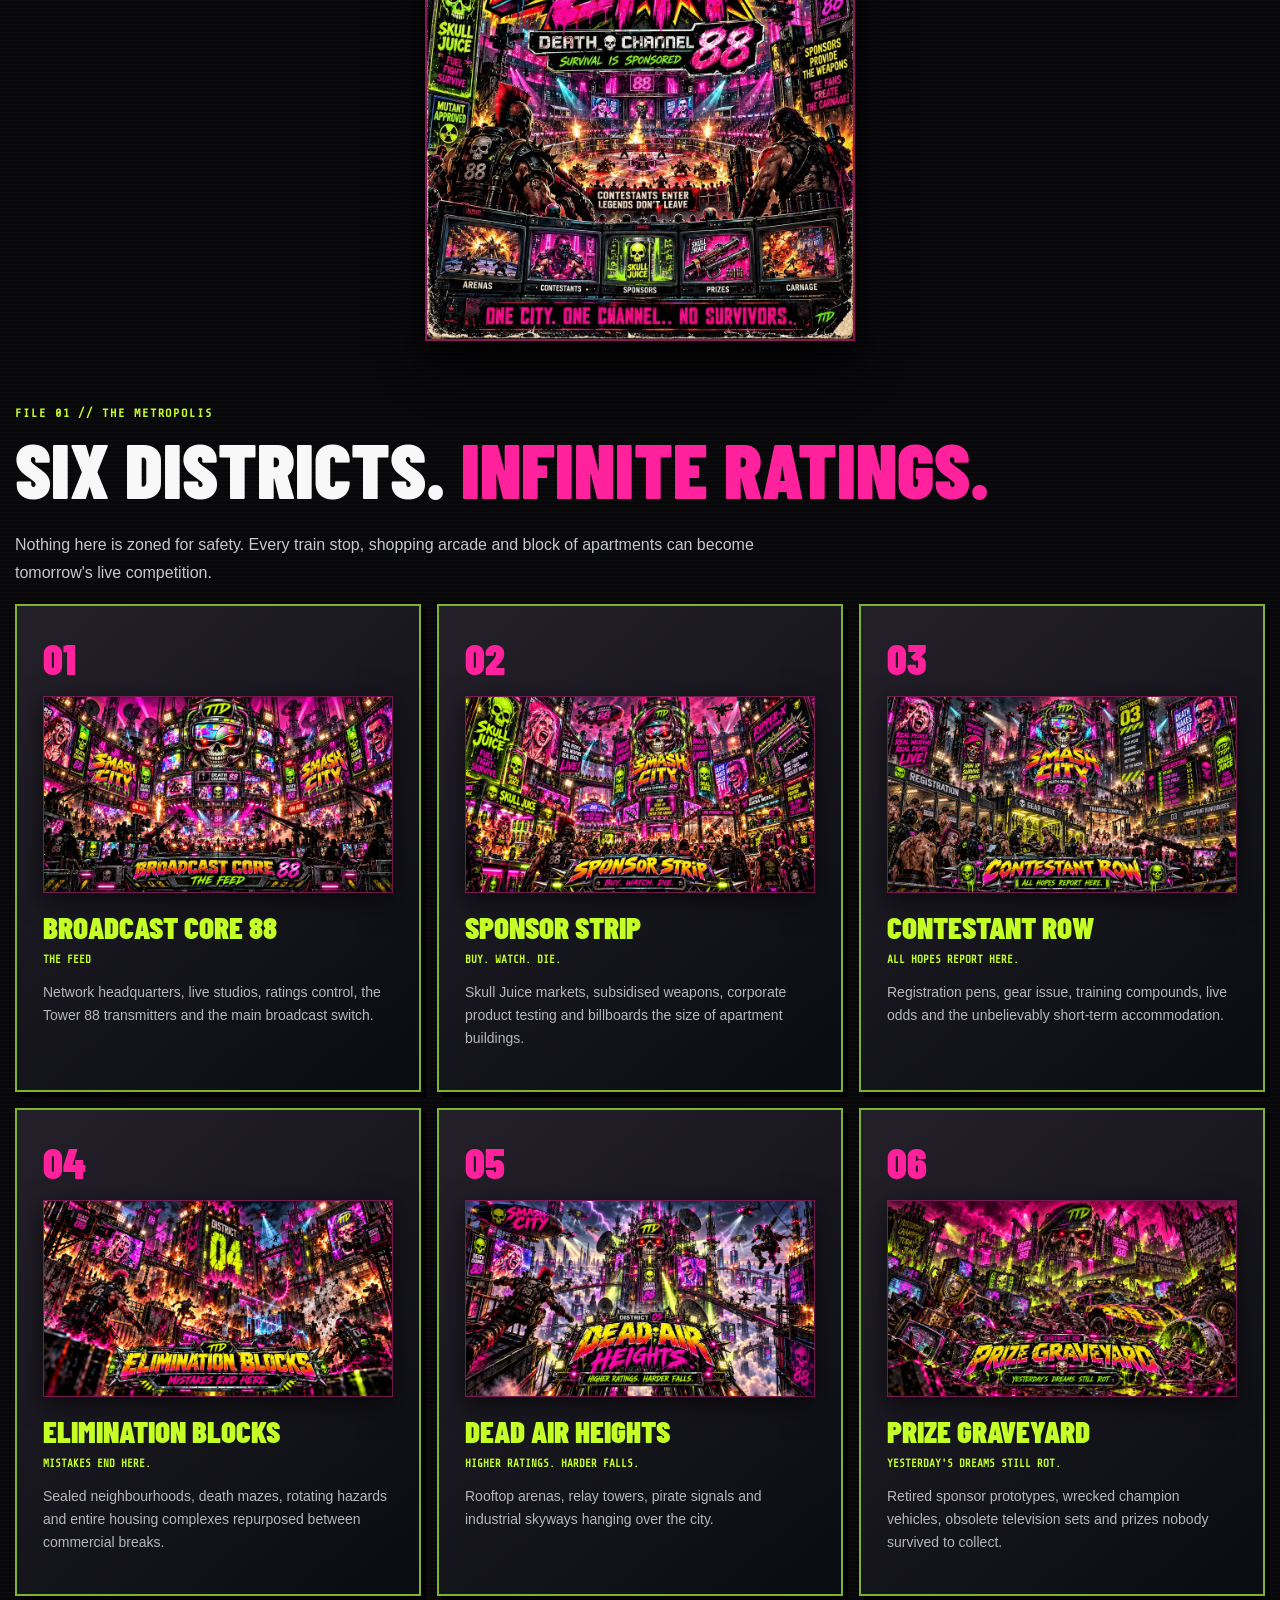
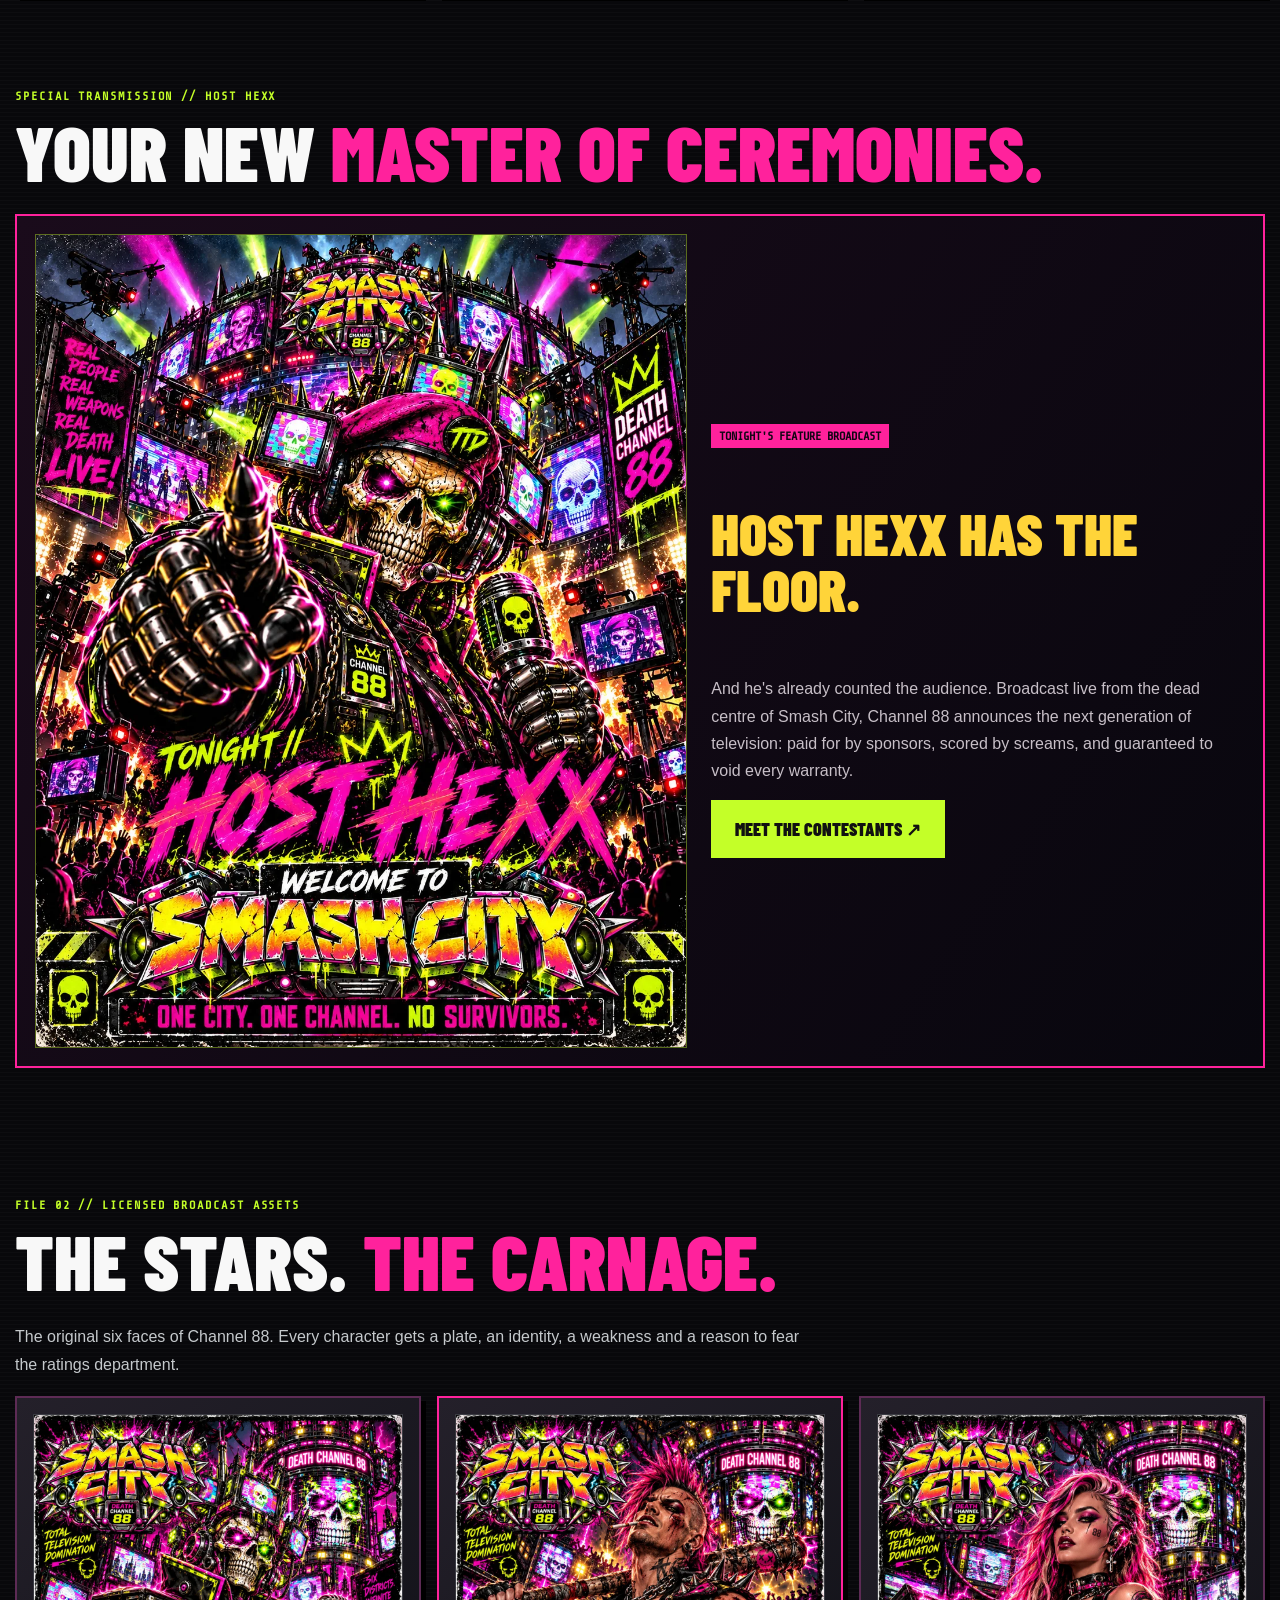
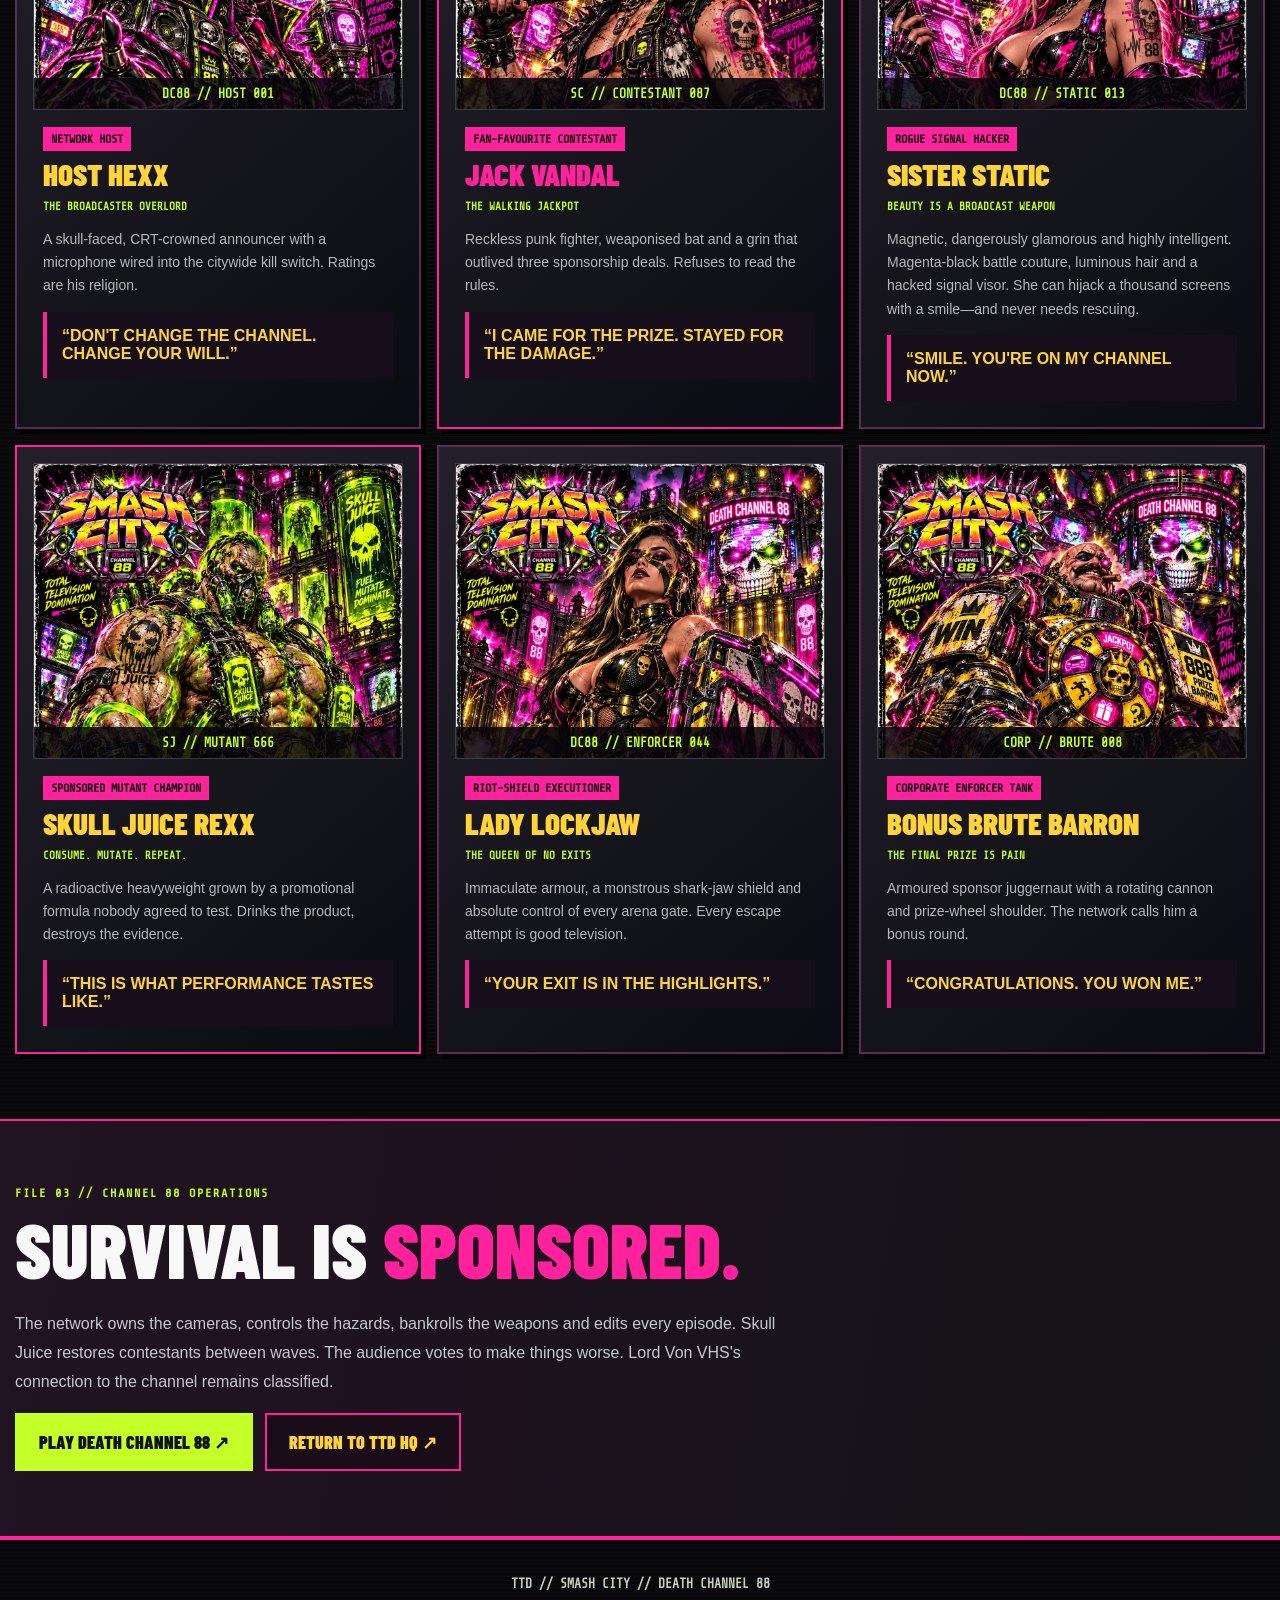
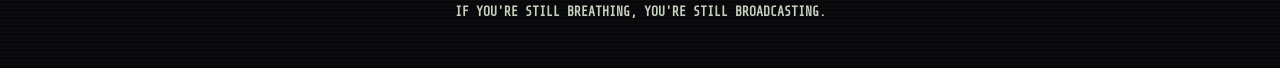
<file: smash-city.html>
<!doctype html>
<html lang="en"><head><meta charset="utf-8"><meta name="viewport" content="width=device-width,initial-scale=1"><meta name="theme-color" content="#08070d"><meta name="description" content="SMASH CITY // Death Channel 88. Six districts, six broadcast legends and an entire city turned into a televised survival contest."><title>SMASH CITY // DEATH CHANNEL 88</title><link rel="icon" type="image/png" sizes="64x64" href="assets/smash-city/smash-city-favicon.png"><link rel="apple-touch-icon" sizes="192x192" href="assets/smash-city/smash-city-icon.png">
<style>
@import url('https://fonts.googleapis.com/css2?family=Barlow+Condensed:wght@600;700;800;900&family=Share+Tech+Mono&display=swap');
:root{--lime:#c4ff28;--pink:#ff229c;--gold:#ffd439;--black:#08080b}*{box-sizing:border-box}html{scroll-behavior:smooth}body{margin:0;background:var(--black);color:#f8f8f8;font-family:Arial,sans-serif;background-image:radial-gradient(circle at 80% 0%,#51132b66,transparent 34rem),linear-gradient(#ffffff05 1px,transparent 1px);background-size:auto,100% 4px}a{color:inherit}header{display:flex;align-items:center;justify-content:space-between;flex-wrap:wrap;gap:16px;padding:15px max(18px,calc((100% - 1250px)/2));background:#0d0c12e8;position:sticky;top:0;z-index:5;border-bottom:2px solid var(--pink)}header strong{font:900 29px 'Barlow Condensed';color:var(--gold);text-shadow:2px 3px var(--pink)}header nav{display:flex;gap:16px;flex-wrap:wrap}nav a{font:700 12px 'Share Tech Mono';text-decoration:none}nav a:hover{color:var(--lime)}.wrap{width:min(1250px,calc(100% - 28px));margin:auto}.hero{position:relative;padding:105px 12px 105px;text-align:center;isolation:isolate;overflow:hidden;background:linear-gradient(#05050777,#050507eb),url('https://tacticalterrordivision.com/death-channel-88-assets/title-screen.webp') center/cover no-repeat}.header-emblem{width:42px;height:42px;object-fit:contain;vertical-align:middle;margin-right:9px}.smash-logo{display:block;width:min(360px,70vw);height:auto;margin:-62px auto 30px;filter:drop-shadow(0 0 20px #ff229c88)}.propaganda{display:flex;justify-content:center;padding:32px 0 0}.propaganda img{display:block;width:min(430px,100%);height:auto;border:2px solid #ff229c88;box-shadow:0 20px 44px #000}.hero:before{content:"";position:absolute;inset:0;border:11px solid #121019;pointer-events:none}.eyebrow,.label{font:800 12px 'Share Tech Mono';color:var(--lime);letter-spacing:.16em}.hero h1{font:900 clamp(70px,14vw,175px)/.75 'Barlow Condensed';margin:24px 0;color:var(--gold);text-shadow:5px 8px #ec1474,9px 13px #07070a;transform:skew(-5deg)}.hero h2{font:900 clamp(28px,5vw,59px) 'Barlow Condensed';color:var(--pink);margin:0}.hero p{font:700 19px/1.5 'Share Tech Mono';max-width:760px;margin:28px auto}.actions{display:flex;gap:12px;flex-wrap:wrap;justify-content:center}.button{display:inline-block;padding:16px 22px;background:var(--lime);color:#111;font:900 18px 'Barlow Condensed';text-decoration:none;border:2px solid var(--lime)}.button.alt{background:#190d19;color:var(--gold);border-color:var(--pink)}section{padding:65px 0}section h2{font:900 clamp(40px,7vw,78px)/.94 'Barlow Condensed';margin:12px 0 25px;text-transform:uppercase}section h2 em{font-style:normal;color:var(--pink)}.lede{line-height:1.8;color:#c5c9cc;max-width:800px}.grid{display:grid;grid-template-columns:repeat(3,minmax(0,1fr));gap:16px}.panel{position:relative;padding:26px;border:2px solid #5d2b55;background:linear-gradient(140deg,#24202a,#0a0c11);box-shadow:5px 5px 0 #000}.panel .no{color:var(--pink);font:900 43px 'Barlow Condensed'}.panel h3{font:900 31px/1 'Barlow Condensed';margin:7px 0;color:var(--gold)}.panel p{color:#b7b8b9;line-height:1.65;font-size:14px}.panel small{font:700 11px 'Share Tech Mono';color:var(--lime)}.district .panel{border-color:#7db32e}.district .panel h3{color:var(--lime)}.character .panel:nth-child(2),.character .panel:nth-child(4){border-color:var(--pink)}.character .panel:nth-child(2) h3{color:var(--pink)}.tag{display:inline-block;padding:5px 8px;background:var(--pink);color:#120514;font:900 12px 'Share Tech Mono'}.profile-link{display:inline-block;margin-top:8px;border-bottom:1px solid var(--lime);color:var(--lime);text-decoration:none;font:800 12px 'Share Tech Mono'}.strip{padding:20px;background:var(--pink);color:#09060b;text-align:center;font:900 clamp(20px,4vw,37px) 'Barlow Condensed';letter-spacing:.06em}footer{padding:36px 15px;text-align:center;border-top:2px solid var(--pink);font:800 13px 'Share Tech Mono';color:#c6d0bf}.portrait{aspect-ratio:5/4;display:grid;place-items:center;background:radial-gradient(circle,#dd218e66,transparent 55%),repeating-linear-gradient(135deg,#171923,#171923 20px,#12121a 21px,#12121a 40px);border:1px solid #a1a1a144;position:relative;overflow:hidden;margin:-10px -10px 17px}.district-art{display:block;width:100%;height:auto;aspect-ratio:16/9;object-fit:cover;border:1px solid #ff229c66;box-shadow:0 7px 24px #0009;margin:12px 0 18px}.broadcast-special{padding-top:28px}.broadcast-feature{display:grid;grid-template-columns: minmax(0,1.1fr) minmax(0,.9fr);gap:24px;align-items:center;border:2px solid var(--pink);padding:18px;background:linear-gradient(125deg,#1a0b1b,#08070e)}.broadcast-feature>img{width:100%;height:auto;display:block;border:1px solid #c4ff2866}.broadcast-feature h3{font:900 clamp(30px,5vw,58px)/.96 'Barlow Condensed';color:var(--gold)}.broadcast-feature p{font-size:16px;line-height:1.7;color:#c7bfc7}@media(max-width:700px){.broadcast-feature{grid-template-columns:1fr}}.portrait img{position:absolute;inset:0;width:100%;height:100%;object-fit:cover;object-position:center top;z-index:1}.portrait:before{content:"☠";font-size:100px;color:#d8ff63aa;text-shadow:0 0 35px var(--pink)}.portrait:after{z-index:2;content:attr(data-id);position:absolute;bottom:0;left:0;right:0;background:#08070bda;text-align:center;padding:8px;color:var(--lime);font:900 13px 'Share Tech Mono'}.profile{border-left:4px solid var(--pink);padding:15px;background:#160e1b}.profile q{color:var(--gold);font-weight:700}.game{background:linear-gradient(100deg,#211322,#141316);border-block:2px solid var(--pink)}@media(max-width:880px){.grid{grid-template-columns:repeat(2,1fr)}}@media(max-width:580px){.grid{grid-template-columns:1fr}.hero{padding:78px 9px}.hero h1{font-size:71px}header{position:relative}nav{gap:12px}}
</style></head><body>
<header><a href="#top" style="text-decoration:none"><img class="header-emblem" src="assets/smash-city/smash-city-icon.png" alt="" onerror="this.remove()"><strong>SMASH CITY // 88</strong></a><nav><a href="#districts">DISTRICTS</a><a href="#roster">CONTESTANTS</a><a href="#launch">HOST HEXX</a><a href="#network">NETWORK</a><a href="https://tacticalterrordivision.com/death-channel-88.html">PLAY NOW ↗</a><a href="index.html">MUTANT CITY ARCHIVE ↗</a></nav></header>
<main id="top"><div class="hero"><img class="smash-logo" src="assets/smash-city/smash-city-emblem.png" alt="Smash City official logo" onerror="this.remove()"><div class="eyebrow">TTD PRESENTS // DEATH CHANNEL 88 // TRANSMISSION LIVE</div><h1>SMASH<br>CITY</h1><h2>POPULATION: TEMPORARY.</h2><p>A fully televised corporate death game disguised as a metropolis. THE CAMERAS NEVER STOP. SURVIVAL IS SPONSORED.</p><div class="actions"><a class="button" href="#roster">MEET THE CAST ↗</a><a class="button alt" href="https://tacticalterrordivision.com/death-channel-88.html">ENTER THE ARENA ↗</a></div></div>
<div class="strip">ONE CITY. ONE CHANNEL. NO SURVIVORS.</div><div class="propaganda wrap"><img src="assets/smash-city/smash-city-propaganda.webp" alt="Smash City Death Channel 88 official propaganda poster" loading="lazy" onerror="this.parentElement.remove()"></div>
<section id="districts" class="wrap district"><div class="label">FILE 01 // THE METROPOLIS</div><h2>SIX DISTRICTS. <em>INFINITE RATINGS.</em></h2><p class="lede">Nothing here is zoned for safety. Every train stop, shopping arcade and block of apartments can become tomorrow's live competition.</p><div class="grid">
<article class="panel"><div class="no">01</div><img class="district-art" src="assets/smash-city/broadcast-core-88.webp" alt="BROADCAST CORE 88 district artwork" loading="lazy" onerror="this.remove()"><h3>BROADCAST CORE 88</h3><small>THE FEED</small><p>Network headquarters, live studios, ratings control, the Tower 88 transmitters and the main broadcast switch.</p></article>
<article class="panel"><div class="no">02</div><img class="district-art" src="assets/smash-city/sponsor-strip.webp" alt="SPONSOR STRIP district artwork" loading="lazy" onerror="this.remove()"><h3>SPONSOR STRIP</h3><small>BUY. WATCH. DIE.</small><p>Skull Juice markets, subsidised weapons, corporate product testing and billboards the size of apartment buildings.</p></article>
<article class="panel"><div class="no">03</div><img class="district-art" src="assets/smash-city/contestant-row.webp" alt="CONTESTANT ROW district artwork" loading="lazy" onerror="this.remove()"><h3>CONTESTANT ROW</h3><small>ALL HOPES REPORT HERE.</small><p>Registration pens, gear issue, training compounds, live odds and the unbelievably short-term accommodation.</p></article>
<article class="panel"><div class="no">04</div><img class="district-art" src="assets/smash-city/elimination-blocks.webp" alt="ELIMINATION BLOCKS district artwork" loading="lazy" onerror="this.remove()"><h3>ELIMINATION BLOCKS</h3><small>MISTAKES END HERE.</small><p>Sealed neighbourhoods, death mazes, rotating hazards and entire housing complexes repurposed between commercial breaks.</p></article>
<article class="panel"><div class="no">05</div><img class="district-art" src="assets/smash-city/dead-air-heights.webp" alt="DEAD AIR HEIGHTS district artwork" loading="lazy" onerror="this.remove()"><h3>DEAD AIR HEIGHTS</h3><small>HIGHER RATINGS. HARDER FALLS.</small><p>Rooftop arenas, relay towers, pirate signals and industrial skyways hanging over the city.</p></article>
<article class="panel"><div class="no">06</div><img class="district-art" src="assets/smash-city/prize-graveyard.webp" alt="PRIZE GRAVEYARD district artwork" loading="lazy" onerror="this.remove()"><h3>PRIZE GRAVEYARD</h3><small>YESTERDAY'S DREAMS STILL ROT.</small><p>Retired sponsor prototypes, wrecked champion vehicles, obsolete television sets and prizes nobody survived to collect.</p></article>
</div></section>
<section class="wrap broadcast-special" id="launch"><div class="label">SPECIAL TRANSMISSION // HOST HEXX</div><h2>YOUR NEW <em>MASTER OF CEREMONIES.</em></h2><div class="broadcast-feature"><img src="assets/smash-city/host-hexx-launch.webp" alt="Host Hexx introduces Death Channel 88 from the Smash City broadcast arena" loading="lazy" onerror="this.remove()"><div><span class="tag">TONIGHT'S FEATURE BROADCAST</span><h3>HOST HEXX HAS THE FLOOR.</h3><p>And he's already counted the audience. Broadcast live from the dead centre of Smash City, Channel 88 announces the next generation of television: paid for by sponsors, scored by screams, and guaranteed to void every warranty.</p><a class="button" href="#roster">MEET THE CONTESTANTS ↗</a></div></div></section>
<section id="roster" class="wrap character"><div class="label">FILE 02 // LICENSED BROADCAST ASSETS</div><h2>THE STARS. <em>THE CARNAGE.</em></h2><p class="lede">The original six faces of Channel 88. Every character gets a plate, an identity, a weakness and a reason to fear the ratings department.</p><div class="grid">
<article class="panel"><div class="portrait" data-id="DC88 // HOST 001"><img src="assets/smash-city/host-hexx.webp" alt="Host Hexx official Smash City character plate" loading="lazy" onerror="this.remove()"></div><span class="tag">NETWORK HOST</span><h3>HOST HEXX</h3><small>THE BROADCASTER OVERLORD</small><p>A skull-faced, CRT-crowned announcer with a microphone wired into the citywide kill switch. Ratings are his religion.</p><div class="profile"><q>DON'T CHANGE THE CHANNEL. CHANGE YOUR WILL.</q></div></article>
<article class="panel"><div class="portrait" data-id="SC // CONTESTANT 087"><img src="assets/smash-city/jack-vandal.webp" alt="Jack Vandal official Smash City character plate" loading="lazy" onerror="this.remove()"></div><span class="tag">FAN-FAVOURITE CONTESTANT</span><h3>JACK VANDAL</h3><small>THE WALKING JACKPOT</small><p>Reckless punk fighter, weaponised bat and a grin that outlived three sponsorship deals. Refuses to read the rules.</p><div class="profile"><q>I CAME FOR THE PRIZE. STAYED FOR THE DAMAGE.</q></div></article>
<article class="panel"><div class="portrait" data-id="DC88 // STATIC 013"><img src="assets/smash-city/sister-static.webp" alt="Sister Static official Smash City character plate" loading="lazy" onerror="this.remove()"></div><span class="tag">ROGUE SIGNAL HACKER</span><h3>SISTER STATIC</h3><small>BEAUTY IS A BROADCAST WEAPON</small><p>Magnetic, dangerously glamorous and highly intelligent. Magenta-black battle couture, luminous hair and a hacked signal visor. She can hijack a thousand screens with a smile—and never needs rescuing.</p><div class="profile"><q>SMILE. YOU'RE ON MY CHANNEL NOW.</q></div></article>
<article class="panel"><div class="portrait" data-id="SJ // MUTANT 666"><img src="assets/smash-city/skull-juice-rexx.webp" alt="Skull Juice Rexx official Smash City character plate" loading="lazy" onerror="this.remove()"></div><span class="tag">SPONSORED MUTANT CHAMPION</span><h3>SKULL JUICE REXX</h3><small>CONSUME. MUTATE. REPEAT.</small><p>A radioactive heavyweight grown by a promotional formula nobody agreed to test. Drinks the product, destroys the evidence.</p><div class="profile"><q>THIS IS WHAT PERFORMANCE TASTES LIKE.</q></div></article>
<article class="panel"><div class="portrait" data-id="DC88 // ENFORCER 044"><img src="assets/smash-city/lady-lockjaw.webp" alt="Lady Lockjaw official Smash City character plate" loading="lazy" onerror="this.remove()"></div><span class="tag">RIOT-SHIELD EXECUTIONER</span><h3>LADY LOCKJAW</h3><small>THE QUEEN OF NO EXITS</small><p>Immaculate armour, a monstrous shark-jaw shield and absolute control of every arena gate. Every escape attempt is good television.</p><div class="profile"><q>YOUR EXIT IS IN THE HIGHLIGHTS.</q></div></article>
<article class="panel"><div class="portrait" data-id="CORP // BRUTE 008"><img src="assets/smash-city/bonus-brute-barron.webp" alt="Bonus Brute Barron official Smash City character plate" loading="lazy" onerror="this.remove()"></div><span class="tag">CORPORATE ENFORCER TANK</span><h3>BONUS BRUTE BARRON</h3><small>THE FINAL PRIZE IS PAIN</small><p>Armoured sponsor juggernaut with a rotating cannon and prize-wheel shoulder. The network calls him a bonus round.</p><div class="profile"><q>CONGRATULATIONS. YOU WON ME.</q></div></article>
</div></section>
<section id="network" class="game"><div class="wrap"><div class="label">FILE 03 // CHANNEL 88 OPERATIONS</div><h2>SURVIVAL IS <em>SPONSORED.</em></h2><p class="lede">The network owns the cameras, controls the hazards, bankrolls the weapons and edits every episode. Skull Juice restores contestants between waves. The audience votes to make things worse. Lord Von VHS's connection to the channel remains classified.</p><div class="actions" style="justify-content:flex-start"><a class="button" href="https://tacticalterrordivision.com/death-channel-88.html">PLAY DEATH CHANNEL 88 ↗</a><a class="button alt" href="https://tacticalterrordivision.com/">RETURN TO TTD HQ ↗</a></div></div></section></main><footer>TTD // SMASH CITY // DEATH CHANNEL 88 <p>IF YOU'RE STILL BREATHING, YOU'RE STILL BROADCASTING.</p></footer></body></html>
</file>
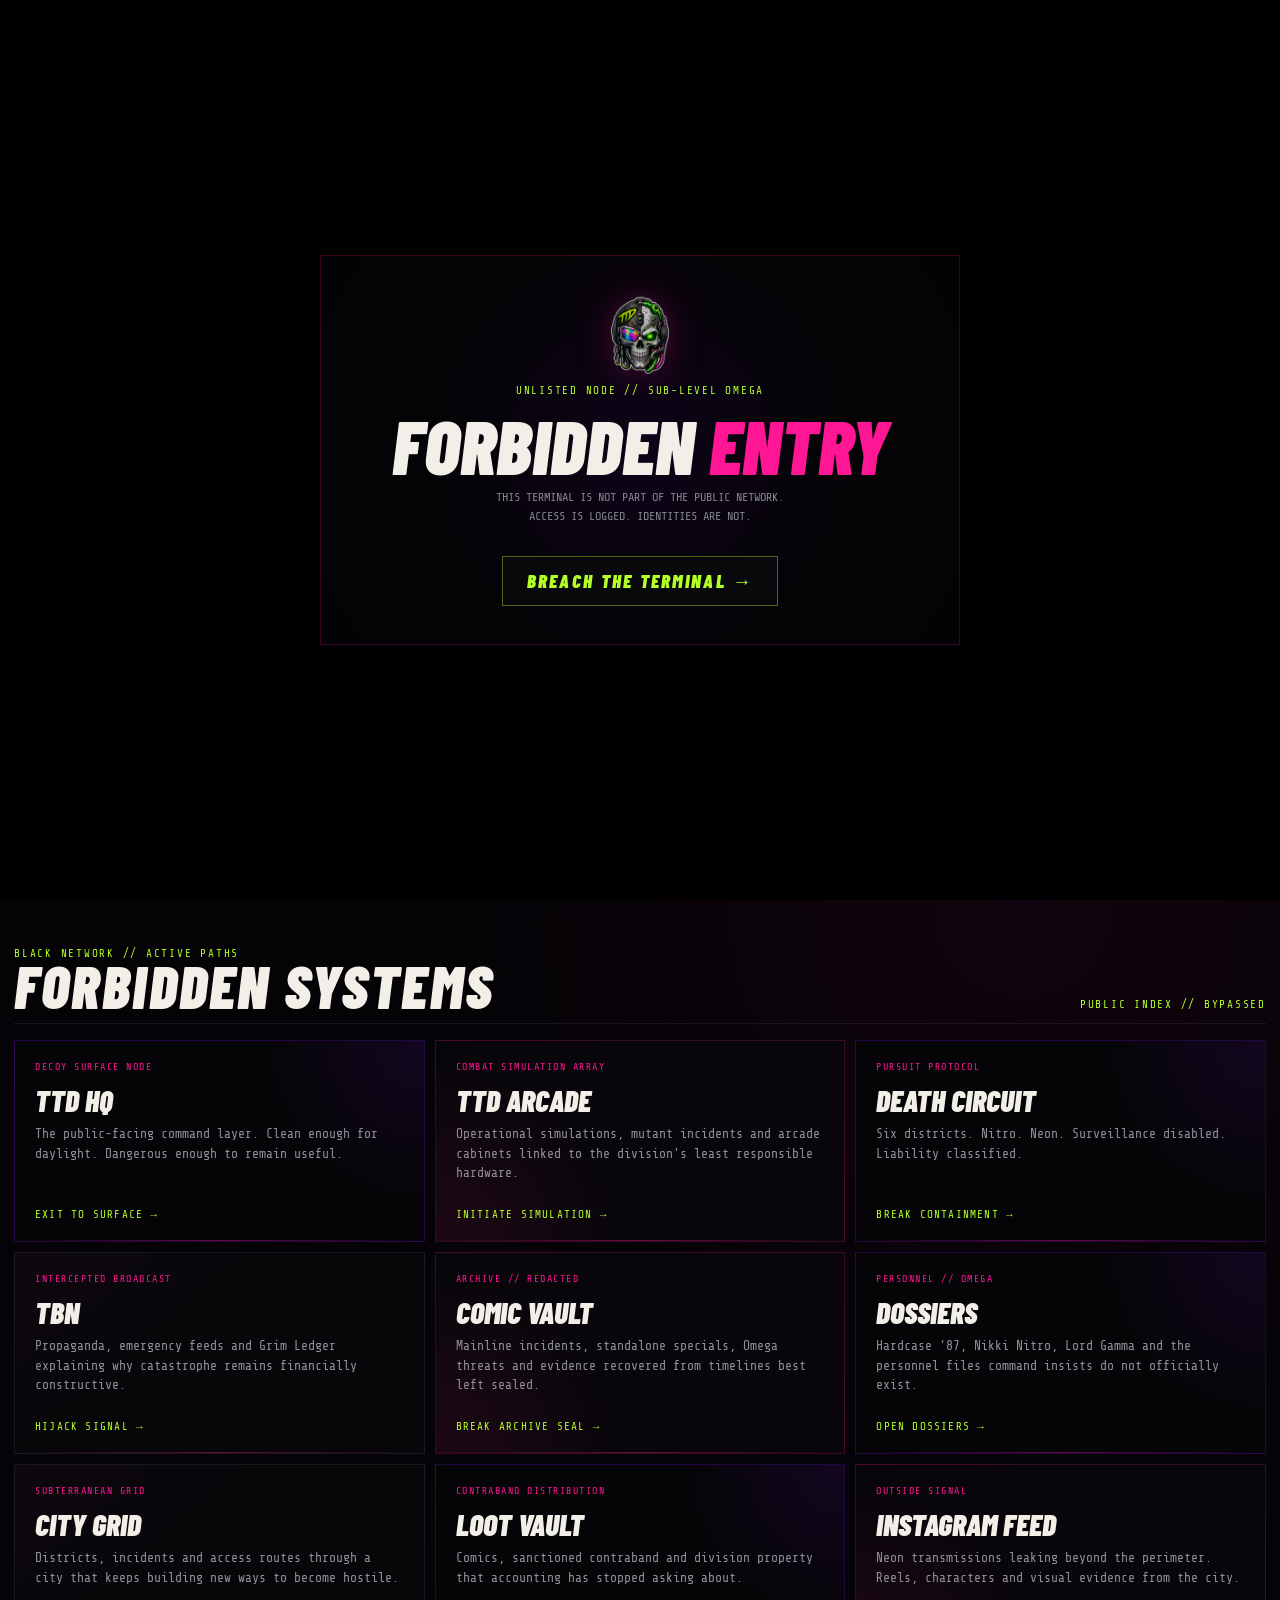
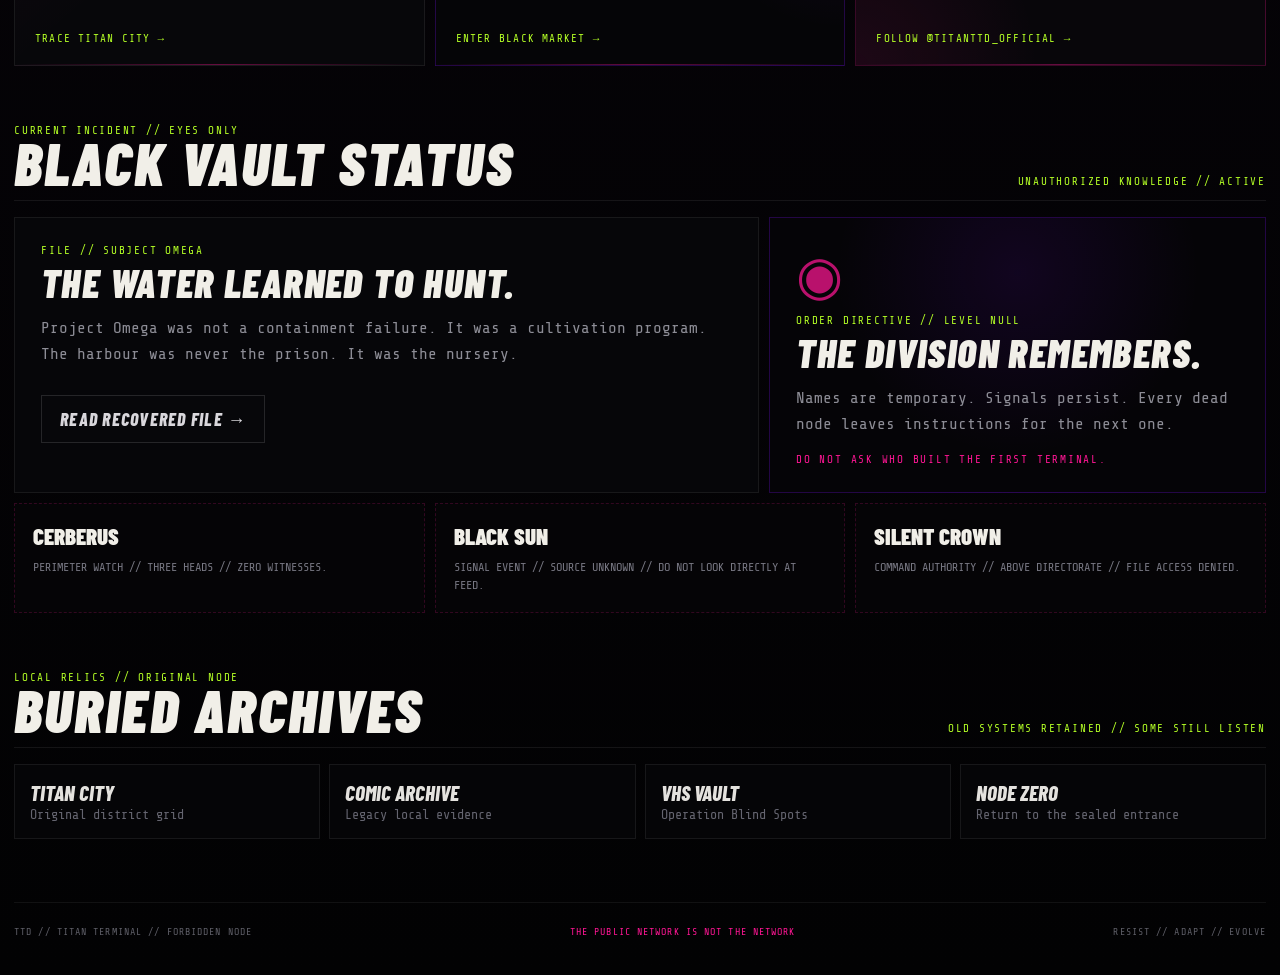
<file: terminal.html>
<!DOCTYPE html>
<html lang="en">
<head>
<meta charset="UTF-8">
<meta name="viewport" content="width=device-width,initial-scale=1,viewport-fit=cover">
<meta name="theme-color" content="#020203">
<meta name="description" content="Titan Terminal — forbidden underground access node for Tactical Terror Division and Titan City.">
<title>Titan Terminal // Forbidden Node</title>
<link rel="preconnect" href="https://fonts.googleapis.com">
<link rel="preconnect" href="https://fonts.gstatic.com" crossorigin>
<link href="https://fonts.googleapis.com/css2?family=Barlow+Condensed:ital,wght@0,600;0,700;0,800;1,700;1,800;1,900&family=Share+Tech+Mono&display=swap" rel="stylesheet">
<style>
:root{
  --void:#020203;--ink:#050507;--panel:#08080b;--panel2:#0b080e;
  --pink:#ff1694;--deep:#7d0cff;--lime:#b4ff26;--blood:#ff304f;
  --white:#f1efe8;--muted:#777782;--line:rgba(255,22,148,.24);
  --ghost:rgba(255,255,255,.045);--glow:0 0 26px rgba(255,22,148,.14)
}
*{box-sizing:border-box}
html{background:var(--void);scroll-behavior:smooth}
body{
  margin:0;color:var(--white);font-family:'Share Tech Mono',monospace;min-height:100vh;overflow-x:hidden;
  background:
    radial-gradient(circle at 50% -10%,rgba(117,0,172,.13),transparent 30%),
    radial-gradient(circle at 80% 35%,rgba(255,22,148,.055),transparent 28%),
    linear-gradient(180deg,#020203,#050307 55%,#020203);
}
body:before{
  content:"";position:fixed;inset:0;pointer-events:none;z-index:1000;opacity:.42;
  background:
    repeating-linear-gradient(0deg,rgba(255,255,255,.017) 0,rgba(255,255,255,.017) 1px,transparent 1px,transparent 4px),
    radial-gradient(circle at center,transparent 42%,rgba(0,0,0,.55) 100%);
}
body:after{
  content:"";position:fixed;inset:0;pointer-events:none;z-index:-1;
  background-image:linear-gradient(rgba(255,22,148,.025) 1px,transparent 1px),linear-gradient(90deg,rgba(180,255,38,.018) 1px,transparent 1px);
  background-size:48px 48px;mask-image:linear-gradient(to bottom,black,transparent 72%);
}
a{color:inherit;text-decoration:none}
.shell{width:min(1260px,calc(100% - 28px));margin:auto}
.display{font-family:'Barlow Condensed',Impact,sans-serif;font-style:italic;font-weight:900;text-transform:uppercase;letter-spacing:.035em}
.code{font-size:11px;color:var(--lime);letter-spacing:.16em;text-transform:uppercase}
.pink{color:var(--pink)} .lime{color:var(--lime)} .blood{color:var(--blood)}
.top{
  position:sticky;top:0;z-index:90;background:rgba(2,2,3,.94);backdrop-filter:blur(15px);
  border-bottom:1px solid rgba(255,22,148,.21);box-shadow:0 12px 40px rgba(0,0,0,.5)
}
.topin{min-height:64px;display:flex;align-items:center;justify-content:space-between;gap:16px}
.brand{display:flex;align-items:center;gap:12px}
.brand img{width:43px;height:43px;object-fit:contain;background:#050407;border:1px solid rgba(180,255,38,.27);border-radius:50%;filter:drop-shadow(0 0 12px rgba(255,22,148,.25))}
.brand strong{font:900 italic 26px/1 'Barlow Condensed',sans-serif;color:var(--white);letter-spacing:.07em}
.brand strong em{color:var(--pink);font-style:normal}
.clearance{text-align:right;font-size:10px;line-height:1.55;color:#8d8d95;letter-spacing:.09em}
.clearance b{color:var(--lime)}
.forbidden{
  border-bottom:1px solid rgba(180,255,38,.16);background:#050406;overflow:hidden
}
.track{display:flex;width:max-content;animation:ticker 34s linear infinite;padding:8px 0;font-size:11px;letter-spacing:.11em;text-transform:uppercase}
.track span{padding-right:54px}.track .x{color:var(--pink)}.track .g{color:var(--lime)}@keyframes ticker{to{transform:translateX(-50%)}}

.hero{
  position:relative;margin-top:14px;min-height:590px;overflow:hidden;
  border:1px solid rgba(255,22,148,.24);background:#030305;box-shadow:0 28px 70px rgba(0,0,0,.52)
}
.hero img{position:absolute;inset:0;width:100%;height:100%;object-fit:cover;filter:saturate(.62) brightness(.42) contrast(1.18) hue-rotate(10deg)}
.hero:before{content:"";position:absolute;inset:0;z-index:2;background:
  radial-gradient(circle at 71% 45%,rgba(255,22,148,.12),transparent 25%),
  linear-gradient(90deg,rgba(1,1,2,.98) 0%,rgba(3,2,5,.9) 40%,rgba(2,1,4,.45) 72%,rgba(2,1,3,.84) 100%),
  linear-gradient(0deg,rgba(1,1,2,.96),transparent 52%);
}
.hero:after{content:"";position:absolute;z-index:3;inset:18px;border:1px solid rgba(180,255,38,.09);pointer-events:none}
.hero-copy{position:relative;z-index:5;padding:78px 56px 64px;max-width:760px}
.eyebrow{color:var(--lime);font-size:12px;letter-spacing:.24em;text-transform:uppercase}
.hero h1{font-size:clamp(66px,10vw,136px);line-height:.72;margin:20px 0 20px;color:#e9e7e2;text-shadow:0 0 40px rgba(255,22,148,.12)}
.hero h1 em{display:block;color:var(--pink);font-style:italic}
.hero .warning{max-width:670px;color:#b7b4bb;font-size:15px;line-height:1.6}
.seal{
  position:absolute;z-index:5;right:45px;top:50%;transform:translateY(-50%);
  width:250px;aspect-ratio:1;border-radius:50%;border:1px solid rgba(180,255,38,.28);
  display:grid;place-items:center;background:radial-gradient(circle,rgba(255,22,148,.08),rgba(0,0,0,.5) 54%,rgba(0,0,0,.83));
  box-shadow:0 0 0 11px rgba(255,22,148,.018),0 0 65px rgba(125,12,255,.15)
}
.seal:before,.seal:after{content:"";position:absolute;border-radius:50%;border:1px dashed rgba(255,22,148,.22);inset:20px}
.seal:after{inset:48px;border-color:rgba(180,255,38,.17)}
.seal img{position:relative;width:112px;height:112px;filter:grayscale(.3) brightness(.78) drop-shadow(0 0 18px rgba(255,22,148,.25));object-fit:contain}
.seal small{position:absolute;bottom:31px;color:var(--pink);font-size:9px;letter-spacing:.18em}
.mark{position:absolute;z-index:6;font-size:10px;color:#777;letter-spacing:.12em;text-transform:uppercase}
.mark.tl{left:24px;top:24px}.mark.tr{right:24px;top:24px;text-align:right}.mark.bl{left:24px;bottom:22px}.mark.br{right:24px;bottom:22px;text-align:right;color:var(--lime)}
.cta{display:flex;flex-wrap:wrap;gap:9px;margin-top:28px}
.btn{
  display:inline-flex;align-items:center;justify-content:center;min-height:48px;padding:0 18px;
  border:1px solid rgba(255,255,255,.12);background:#07070a;color:#d9d7dc;
  font:800 italic 18px 'Barlow Condensed',sans-serif;text-transform:uppercase;letter-spacing:.07em;transition:.16s
}
.btn:hover{transform:translateY(-2px);border-color:var(--pink);box-shadow:var(--glow)}
.btn.primary{background:linear-gradient(90deg,#6f0a59,var(--pink));color:#fff;border-color:rgba(255,22,148,.72)}
.btn.lime{border-color:rgba(180,255,38,.36);color:var(--lime)}
.accessbar{
  margin:10px 0;display:grid;grid-template-columns:1.3fr .7fr;gap:10px
}
.access,.omen{
  border:1px solid rgba(255,255,255,.08);background:linear-gradient(180deg,#08070a,#050507);padding:15px 18px;position:relative;overflow:hidden
}
.access:before,.omen:before{content:"";position:absolute;left:0;top:0;width:3px;height:100%;background:var(--pink)}
.omen:before{background:var(--lime)}
.access b,.omen b{display:block;font:900 24px 'Barlow Condensed',sans-serif;text-transform:uppercase}
.access small,.omen small{color:#74747d;letter-spacing:.12em;text-transform:uppercase}
.metrics{display:grid;grid-template-columns:repeat(4,1fr);gap:10px;margin:10px 0}
.metric{padding:16px 17px;border:1px solid rgba(255,255,255,.07);background:#07070a;position:relative}
.metric:after{content:"";position:absolute;right:9px;top:9px;width:6px;height:6px;background:var(--lime);box-shadow:0 0 11px var(--lime)}
.metric small{display:block;color:#686872;text-transform:uppercase;letter-spacing:.11em}
.metric strong{display:block;margin-top:5px;font:900 29px 'Barlow Condensed',sans-serif;color:#e9e7e2}
.metric:nth-child(3) strong{color:var(--pink)}
.section{padding:50px 0 8px}
.section-head{display:flex;align-items:end;justify-content:space-between;gap:20px;margin-bottom:16px;padding-bottom:12px;border-bottom:1px solid rgba(255,255,255,.07)}
.section h2{font-size:clamp(36px,5vw,60px);line-height:.85;margin:0}
.cards{display:grid;grid-template-columns:repeat(3,1fr);gap:10px}
.card{
  min-height:202px;padding:20px;display:flex;flex-direction:column;position:relative;overflow:hidden;
  border:1px solid rgba(255,255,255,.07);background:
  linear-gradient(140deg,rgba(255,22,148,.03),transparent 38%),#07070a;transition:.17s
}
.card:after{content:"";position:absolute;left:0;bottom:0;width:100%;height:1px;background:linear-gradient(90deg,transparent,var(--pink),transparent);opacity:.38}
.card:hover{border-color:rgba(255,22,148,.36);background:#0a080d;transform:translateY(-2px)}
.card .tag{font-size:10px;color:var(--pink);letter-spacing:.15em;text-transform:uppercase}
.card h3{font:900 italic 30px 'Barlow Condensed',sans-serif;text-transform:uppercase;margin:10px 0 6px}
.card p{font-size:13px;color:#90909a;line-height:1.5;margin:0 0 20px}
.card .go{margin-top:auto;color:var(--lime);font-size:11px;letter-spacing:.11em;text-transform:uppercase}
.card.black{background:radial-gradient(circle at 100% 0,rgba(125,12,255,.10),transparent 36%),#050507;border-color:rgba(125,12,255,.25)}
.card.ritual{background:radial-gradient(circle at 0 100%,rgba(255,22,148,.09),transparent 40%),#08060a;border-color:rgba(255,22,148,.2)}
.intel{display:grid;grid-template-columns:1.2fr .8fr;gap:10px}
.brief,.vault{
  padding:26px;border:1px solid rgba(255,255,255,.07);background:#060609;position:relative;overflow:hidden
}
.brief h3,.vault h3{font-size:40px;line-height:.9;margin:7px 0 10px}
.brief p,.vault p{color:#8d8d96;line-height:1.6}
.vault{background:radial-gradient(circle at 50% 20%,rgba(125,12,255,.1),transparent 55%),#050407;border-color:rgba(125,12,255,.25)}
.vault .sig{font-size:54px;color:var(--pink);opacity:.72;margin-bottom:7px}
.whispers{display:grid;grid-template-columns:repeat(3,1fr);gap:10px;margin-top:10px}
.whisper{padding:18px;border:1px dashed rgba(255,22,148,.18);background:#050406}
.whisper b{display:block;font:900 23px 'Barlow Condensed',sans-serif;text-transform:uppercase}
.whisper p{font-size:12px;color:#777782;margin:8px 0 0;line-height:1.5}
.legacy{display:grid;grid-template-columns:repeat(4,1fr);gap:9px}
.legacy a{padding:15px;border:1px solid rgba(255,255,255,.07);background:#050507;color:#aaaab2}
.legacy a:hover{border-color:rgba(180,255,38,.28);color:#fff}
.legacy b{display:block;font:800 italic 21px 'Barlow Condensed',sans-serif;text-transform:uppercase;color:#e4e2de}
.legacy small{color:#656570}
footer{margin-top:55px;padding:23px 0 38px;border-top:1px solid rgba(255,255,255,.06);color:#5e5e67;font-size:10px;letter-spacing:.11em;text-transform:uppercase}
.foot{display:flex;justify-content:space-between;gap:18px;flex-wrap:wrap}
#veil{
  position:fixed;inset:0;z-index:500;background:#010102;display:grid;place-items:center;padding:22px;transition:.5s ease;
}
#veil.open{opacity:0;visibility:hidden}
.gate{width:min(640px,100%);text-align:center;border:1px solid rgba(255,22,148,.22);padding:38px 26px;background:radial-gradient(circle at center,rgba(125,12,255,.08),transparent 58%),#040305;box-shadow:0 0 80px #000}
.gate img{width:86px;height:86px;object-fit:contain;filter:brightness(.8) drop-shadow(0 0 18px rgba(255,22,148,.25))}
.gate h2{font:900 italic clamp(42px,8vw,76px)/.8 'Barlow Condensed',sans-serif;text-transform:uppercase;margin:18px 0 12px}
.gate h2 span{color:var(--pink)}
.gate p{color:#85858f;font-size:12px;line-height:1.6}
.enter{margin-top:18px;cursor:pointer;min-height:50px;padding:0 24px;border:1px solid rgba(180,255,38,.4);background:#09090b;color:var(--lime);font:900 italic 19px 'Barlow Condensed',sans-serif;letter-spacing:.12em;text-transform:uppercase}
.enter:hover{box-shadow:0 0 32px rgba(180,255,38,.12)}
@media(max-width:900px){
  .cards{grid-template-columns:1fr 1fr}.metrics{grid-template-columns:1fr 1fr}.intel{grid-template-columns:1fr}.legacy{grid-template-columns:1fr 1fr}.seal{opacity:.22;right:-55px}.hero-copy{padding:70px 28px 58px}.accessbar{grid-template-columns:1fr}
}
@media(max-width:560px){
  .shell{width:min(100% - 18px,1260px)}.topin{min-height:58px}.clearance{display:none}.brand strong{font-size:21px}
  .hero{min-height:620px}.hero-copy{padding:78px 18px 52px}.hero h1{font-size:68px}.seal{width:220px;right:-80px;top:43%}
  .cards,.metrics,.whispers,.legacy{grid-template-columns:1fr}.section{padding-top:38px}.section-head{align-items:start;flex-direction:column}.cta{display:grid}.btn{width:100%}
}
</style>
</head>
<body>
<div id="veil">
  <div class="gate">
    <img src="assets/titan-sigil.PNG" alt="TTD">
    <div class="code">UNLISTED NODE // SUB-LEVEL OMEGA</div>
    <h2>FORBIDDEN <span>ENTRY</span></h2>
    <p>THIS TERMINAL IS NOT PART OF THE PUBLIC NETWORK.<br>ACCESS IS LOGGED. IDENTITIES ARE NOT.</p>
    <button class="enter" id="enter-node">BREACH THE TERMINAL →</button>
  </div>
</div>

<header class="top">
  <div class="shell topin">
    <a class="brand" href="#top"><img src="assets/titan-sigil.PNG" alt="TTD"><strong>TITAN <em>TERMINAL</em></strong></a>
    <div class="clearance">NODE // <b>OMEGA-7</b><br>STATUS // UNLISTED<br>TRACE // NULL</div>
  </div>
</header>

<div class="forbidden"><div class="track">
  <span class="x">RESTRICTED ACCESS // DO NOT MIRROR</span><span class="g">ALL OPERATIVES REMAIN UNSEEN</span><span>THE PUBLIC SITE IS A DECOY</span><span class="x">BLACK VAULT HANDSHAKE ACCEPTED</span><span>NO TRACE // NO RECORD // NO RETURN</span><span class="g">TTD OPERATES BELOW</span>
  <span class="x">RESTRICTED ACCESS // DO NOT MIRROR</span><span class="g">ALL OPERATIVES REMAIN UNSEEN</span><span>THE PUBLIC SITE IS A DECOY</span><span class="x">BLACK VAULT HANDSHAKE ACCEPTED</span><span>NO TRACE // NO RECORD // NO RETURN</span><span class="g">TTD OPERATES BELOW</span>
</div></div>

<main class="shell" id="top">
<section class="hero">
  <img src="titan-city-hero.jpg" alt="Titan City skyline">
  <div class="mark tl">TTD-87 // RECOVERED FEED<br>SUBLEVEL 07</div>
  <div class="mark tr">ENCRYPTION // OMEGA<br>VIEWER // UNKNOWN</div>
  <div class="mark bl">WE OPERATE BELOW.<br>SO OTHERS CAN LIVE ABOVE.</div>
  <div class="mark br">SIGNAL // BURIED<br>ACCESS // GRANTED</div>
  <div class="seal"><img src="assets/titan-sigil.PNG" alt=""><small>THE DIVISION SEES YOU</small></div>
  <div class="hero-copy">
    <div class="eyebrow">TACTICAL TERROR DIVISION // UNDERGROUND COMMAND NODE</div>
    <h1 class="display">RESTRICTED <em>ACCESS</em></h1>
    <p class="warning">You found the room behind the room. The feed beneath the feed. Recovered files, black-vault projects, unstable districts, TBN intercepts and Titan City incidents that were never meant to survive daylight.</p>
    <div class="cta">
      <a class="btn primary" href="https://tacticalterrordivision.com/">EXIT TO PUBLIC HQ</a>
      <a class="btn lime" href="https://tacticalterrordivision.com/dossiers.html">OPEN PERSONNEL VAULT</a>
      <a class="btn" href="https://tacticalterrordivision.com/comics.html">READ CLASSIFIED FILES</a>
    </div>
  </div>
</section>

<section class="accessbar">
  <div class="access"><small>SECURITY PROTOCOL // OMEGA</small><b>NO TRACE. NO RECORD. NO RETURN.</b></div>
  <div class="omen"><small>TERMINAL TIME // ADELAIDE</small><b id="node-time">--:--:--</b></div>
</section>

<section class="metrics" aria-label="terminal metrics">
  <div class="metric"><small>Node Status</small><strong>UNLISTED</strong></div>
  <div class="metric"><small>Darknet Tunnel</small><strong>OPEN</strong></div>
  <div class="metric"><small>Threat Level</small><strong>OMEGA</strong></div>
  <div class="metric"><small>Protocol</small><strong>CHAOS</strong></div>
</section>

<section class="section">
  <div class="section-head">
    <div><div class="code">BLACK NETWORK // ACTIVE PATHS</div><h2 class="display">FORBIDDEN SYSTEMS</h2></div>
    <div class="code">PUBLIC INDEX // BYPASSED</div>
  </div>
  <div class="cards">
    <a class="card black" href="https://tacticalterrordivision.com/"><span class="tag">DECOY SURFACE NODE</span><h3>TTD HQ</h3><p>The public-facing command layer. Clean enough for daylight. Dangerous enough to remain useful.</p><span class="go">EXIT TO SURFACE →</span></a>
    <a class="card ritual" href="https://tacticalterrordivision.com/arcade.html"><span class="tag">COMBAT SIMULATION ARRAY</span><h3>TTD Arcade</h3><p>Operational simulations, mutant incidents and arcade cabinets linked to the division's least responsible hardware.</p><span class="go">INITIATE SIMULATION →</span></a>
    <a class="card black" href="https://tacticalterrordivision.com/death-circuit.html"><span class="tag">PURSUIT PROTOCOL</span><h3>Death Circuit</h3><p>Six districts. Nitro. Neon. Surveillance disabled. Liability classified.</p><span class="go">BREAK CONTAINMENT →</span></a>
    <a class="card" href="https://tacticalterrordivision.com/tbn.html"><span class="tag">INTERCEPTED BROADCAST</span><h3>TBN</h3><p>Propaganda, emergency feeds and Grim Ledger explaining why catastrophe remains financially constructive.</p><span class="go">HIJACK SIGNAL →</span></a>
    <a class="card ritual" href="https://tacticalterrordivision.com/comics.html"><span class="tag">ARCHIVE // REDACTED</span><h3>Comic Vault</h3><p>Mainline incidents, standalone specials, Omega threats and evidence recovered from timelines best left sealed.</p><span class="go">BREAK ARCHIVE SEAL →</span></a>
    <a class="card black" href="https://tacticalterrordivision.com/dossiers.html"><span class="tag">PERSONNEL // OMEGA</span><h3>Dossiers</h3><p>Hardcase ’87, Nikki Nitro, Lord Gamma and the personnel files command insists do not officially exist.</p><span class="go">OPEN DOSSIERS →</span></a>
    <a class="card" href="https://tacticalterrordivision.com/map.html"><span class="tag">SUBTERRANEAN GRID</span><h3>City Grid</h3><p>Districts, incidents and access routes through a city that keeps building new ways to become hostile.</p><span class="go">TRACE TITAN CITY →</span></a>
    <a class="card black" href="https://tacticalterrordivision.com/store.html"><span class="tag">CONTRABAND DISTRIBUTION</span><h3>Loot Vault</h3><p>Comics, sanctioned contraband and division property that accounting has stopped asking about.</p><span class="go">ENTER BLACK MARKET →</span></a>
    <a class="card ritual" href="https://www.instagram.com/titanttd_official/" target="_blank" rel="noopener noreferrer"><span class="tag">OUTSIDE SIGNAL</span><h3>Instagram Feed</h3><p>Neon transmissions leaking beyond the perimeter. Reels, characters and visual evidence from the city.</p><span class="go">FOLLOW @TITANTTD_OFFICIAL →</span></a>
  </div>
</section>

<section class="section">
  <div class="section-head">
    <div><div class="code">CURRENT INCIDENT // EYES ONLY</div><h2 class="display">BLACK VAULT STATUS</h2></div>
    <div class="code">UNAUTHORIZED KNOWLEDGE // ACTIVE</div>
  </div>
  <div class="intel">
    <article class="brief">
      <div class="code">FILE // SUBJECT OMEGA</div>
      <h3 class="display">THE WATER LEARNED TO HUNT.</h3>
      <p>Project Omega was not a containment failure. It was a cultivation program. The harbour was never the prison. It was the nursery.</p>
      <div class="cta"><a class="btn" href="https://tacticalterrordivision.com/comics.html">READ RECOVERED FILE →</a></div>
    </article>
    <article class="vault">
      <div class="sig">◉</div>
      <div class="code">ORDER DIRECTIVE // LEVEL NULL</div>
      <h3 class="display">THE DIVISION REMEMBERS.</h3>
      <p>Names are temporary. Signals persist. Every dead node leaves instructions for the next one.</p>
      <div class="code pink">DO NOT ASK WHO BUILT THE FIRST TERMINAL.</div>
    </article>
  </div>

  <div class="whispers">
    <div class="whisper"><b>CERBERUS</b><p>PERIMETER WATCH // THREE HEADS // ZERO WITNESSES.</p></div>
    <div class="whisper"><b>BLACK SUN</b><p>SIGNAL EVENT // SOURCE UNKNOWN // DO NOT LOOK DIRECTLY AT FEED.</p></div>
    <div class="whisper"><b>SILENT CROWN</b><p>COMMAND AUTHORITY // ABOVE DIRECTORATE // FILE ACCESS DENIED.</p></div>
  </div>
</section>

<section class="section">
  <div class="section-head">
    <div><div class="code">LOCAL RELICS // ORIGINAL NODE</div><h2 class="display">BURIED ARCHIVES</h2></div>
    <div class="code">OLD SYSTEMS RETAINED // SOME STILL LISTEN</div>
  </div>
  <div class="legacy">
    <a href="map.html"><b>Titan City</b><small>Original district grid</small></a>
    <a href="comics.html"><b>Comic Archive</b><small>Legacy local evidence</small></a>
    <a href="vhs.html"><b>VHS Vault</b><small>Operation Blind Spots</small></a>
    <a href="#top"><b>Node Zero</b><small>Return to the sealed entrance</small></a>
  </div>
</section>

<footer><div class="foot">
  <span>TTD // TITAN TERMINAL // FORBIDDEN NODE</span>
  <span class="pink">THE PUBLIC NETWORK IS NOT THE NETWORK</span>
  <span>RESIST // ADAPT // EVOLVE</span>
</div></footer>
</main>

<script>
const veil=document.getElementById('veil');
document.getElementById('enter-node').addEventListener('click',()=>{veil.classList.add('open');sessionStorage.setItem('ttdNodeOpen','1')});
if(sessionStorage.getItem('ttdNodeOpen')==='1')veil.classList.add('open');

function tick(){
  const n=new Date();
  document.getElementById('node-time').textContent=n.toLocaleTimeString('en-AU',{hour12:false,timeZone:'Australia/Adelaide'});
}
tick();setInterval(tick,1000);

const hero=document.querySelector('.hero');let n=0;
setInterval(()=>{n++;hero.style.filter=n%23===0?'contrast(1.08) brightness(.92) hue-rotate(-5deg)':'none'},520);
</script>
</body>
</html>
</file>
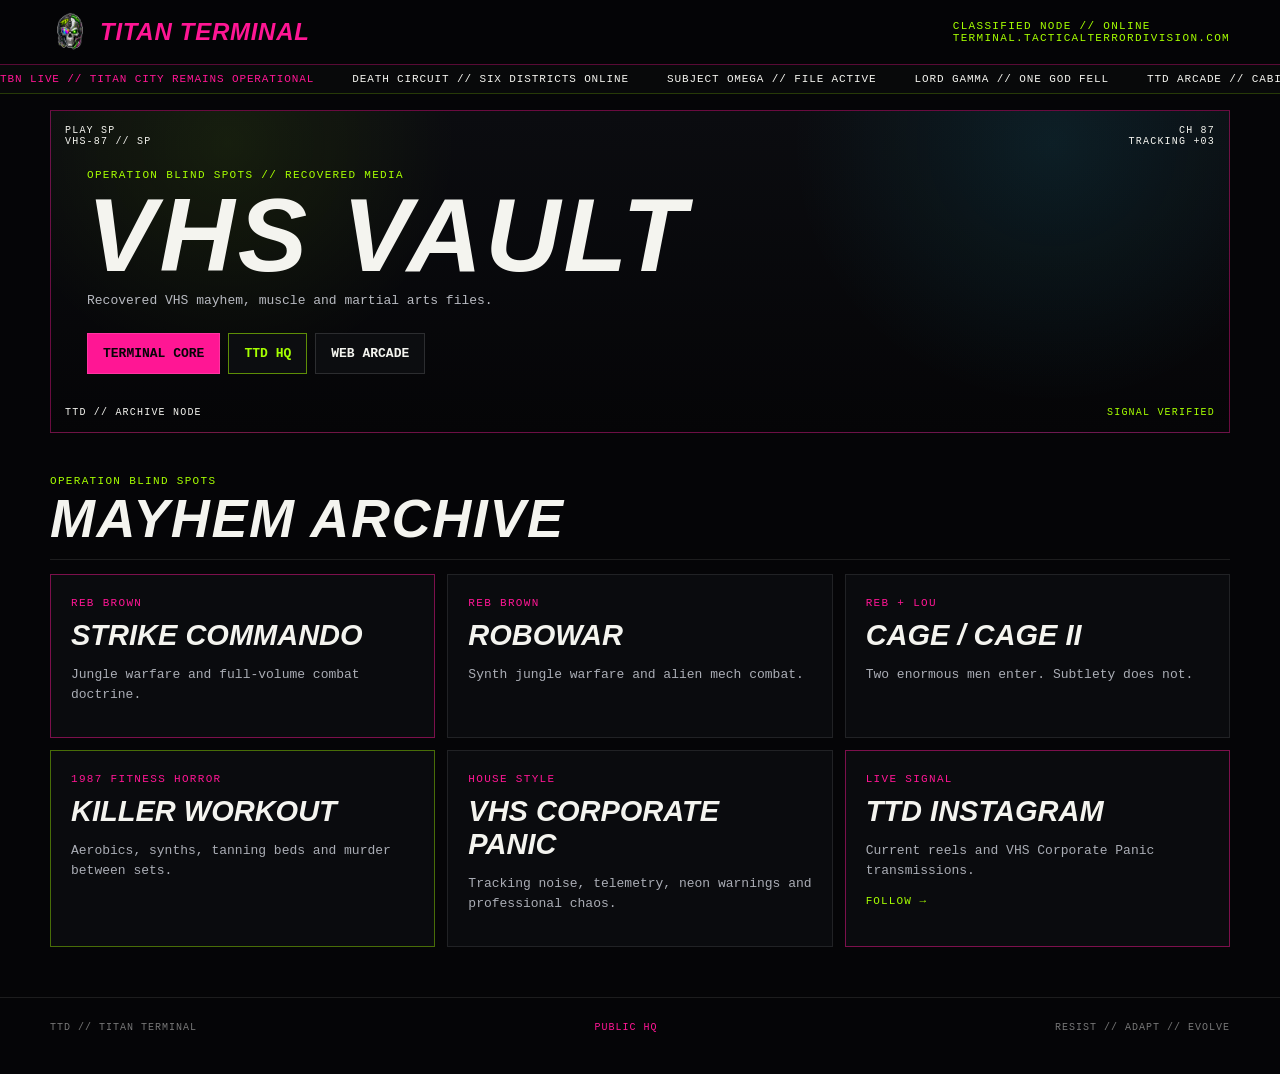
<file: vhs.html>
<!doctype html><html><head><meta charset="utf-8"><meta name="viewport" content="width=device-width,initial-scale=1"><meta name="theme-color" content="#050507"><title>VHS Vault // Titan Terminal</title><link rel="stylesheet" href="terminal-finish.css"></head><body><header class="top"><div class="shell topin"><a class="brand" href="index.html"><img src="assets/titan-sigil.PNG" alt="TTD"><b class="display">TITAN TERMINAL</b></a><div class="status">CLASSIFIED NODE // ONLINE<br>TERMINAL.TACTICALTERRORDIVISION.COM</div></div></header><div class="ticker"><div class="track"><span class="pink">TBN LIVE // TITAN CITY REMAINS OPERATIONAL</span><span>DEATH CIRCUIT // SIX DISTRICTS ONLINE</span><span>SUBJECT OMEGA // FILE ACTIVE</span><span>LORD GAMMA // ONE GOD FELL</span><span>TTD ARCADE // CABINETS LIVE</span><span class="pink">TBN LIVE // TITAN CITY REMAINS OPERATIONAL</span><span>DEATH CIRCUIT // SIX DISTRICTS ONLINE</span><span>SUBJECT OMEGA // FILE ACTIVE</span><span>LORD GAMMA // ONE GOD FELL</span><span>TTD ARCADE // CABINETS LIVE</span></div></div><main class="shell"><section class="hero"><div class="vhs tl">PLAY SP<br>VHS-87 // SP</div><div class="vhs tr">CH 87<br>TRACKING +03</div><div class="vhs bl">TTD // ARCHIVE NODE</div><div class="vhs br">SIGNAL VERIFIED</div><div class="code">OPERATION BLIND SPOTS // RECOVERED MEDIA</div><h1 class="display">VHS VAULT</h1><p>Recovered VHS mayhem, muscle and martial arts files.</p><div class="nav"><a class="btn hot" href="index.html">Terminal Core</a><a class="btn lime" href="https://tacticalterrordivision.com/">TTD HQ</a><a class="btn" href="https://tacticalterrordivision.com/arcade.html">Web Arcade</a></div></section><section class="section"><div class="head"><div><div class="code">OPERATION BLIND SPOTS</div><h2 class="display">MAYHEM ARCHIVE</h2></div></div><div class="grid"><div class="card hotcard"><span class="tag">REB BROWN</span><h3>Strike Commando</h3><p>Jungle warfare and full-volume combat doctrine.</p></div><div class="card"><span class="tag">REB BROWN</span><h3>Robowar</h3><p>Synth jungle warfare and alien mech combat.</p></div><div class="card"><span class="tag">REB + LOU</span><h3>Cage / Cage II</h3><p>Two enormous men enter. Subtlety does not.</p></div><div class="card greencard"><span class="tag">1987 FITNESS HORROR</span><h3>Killer Workout</h3><p>Aerobics, synths, tanning beds and murder between sets.</p></div><div class="card"><span class="tag">HOUSE STYLE</span><h3>VHS Corporate Panic</h3><p>Tracking noise, telemetry, neon warnings and professional chaos.</p></div><a class="card hotcard" href="https://www.instagram.com/ttdhardcase87/" target="_blank"><span class="tag">LIVE SIGNAL</span><h3>TTD Instagram</h3><p>Current reels and VHS Corporate Panic transmissions.</p><span class="go">FOLLOW →</span></a></div></section></main><footer><div class="shell foot"><span>TTD // TITAN TERMINAL</span><a class="pink" href="https://tacticalterrordivision.com/">PUBLIC HQ</a><span>RESIST // ADAPT // EVOLVE</span></div></footer></body></html>
</file>
<file: mutant-city.css>
:root{
  --void:#040205;--black:#08050a;--panel:#0d090e;--white:#f4f0e8;
  --pink:#ff0b8f;--pink2:#ff4ab3;--lime:#aaff16;--acid:#ceff42;
  --muted:#aaa1aa;--line:rgba(255,11,143,.27);--mono:'Share Tech Mono',monospace;
  --display:'Barlow Condensed',Impact,sans-serif;
}
*{box-sizing:border-box}
html{scroll-behavior:smooth;background:var(--void)}
body{margin:0;background:
  radial-gradient(circle at 10% 20%,rgba(255,11,143,.08),transparent 24%),
  radial-gradient(circle at 88% 64%,rgba(170,255,22,.055),transparent 28%),
  var(--void);color:var(--white);font-family:var(--mono);overflow-x:hidden}
body:before{content:"";position:fixed;inset:0;pointer-events:none;z-index:80;opacity:.42;background:
  repeating-linear-gradient(0deg,rgba(255,255,255,.018) 0,rgba(255,255,255,.018) 1px,transparent 1px,transparent 4px),
  radial-gradient(circle at center,transparent 46%,rgba(0,0,0,.65));mix-blend-mode:screen}
a{color:inherit;text-decoration:none}
.skip{position:fixed;left:12px;top:-80px;z-index:200;background:var(--lime);color:#050505;padding:12px 16px;font-weight:900}.skip:focus{top:12px}
.pink{color:var(--pink)}.lime{color:var(--lime)}
.topbar{height:72px;padding:0 clamp(18px,4vw,58px);display:flex;align-items:center;justify-content:space-between;gap:20px;position:sticky;top:0;z-index:70;background:rgba(4,2,5,.94);backdrop-filter:blur(16px);border-bottom:1px solid var(--line);box-shadow:0 15px 42px rgba(0,0,0,.55)}
.brand{display:flex;align-items:center;gap:10px;font:900 italic 27px/1 var(--display);letter-spacing:.075em}.brand b{color:var(--lime)}.brand img{width:54px;height:54px;object-fit:contain;filter:drop-shadow(0 0 11px rgba(170,255,22,.3))}
.desktop-nav{display:flex;align-items:center;gap:6px;font:800 15px var(--display);letter-spacing:.08em;text-transform:uppercase}.desktop-nav a{padding:11px 13px;color:#c8c0c8}.desktop-nav a:hover{color:var(--lime)}.desktop-nav .buy-mini{border:1px solid var(--pink);background:rgba(255,11,143,.12);color:#fff}
.ticker{height:34px;background:#08050a;border-bottom:1px solid rgba(170,255,22,.22);overflow:hidden}.ticker-track{display:flex;width:max-content;animation:ticker 32s linear infinite;padding-top:9px;font-size:10px;letter-spacing:.14em}.ticker span{padding-right:56px}@keyframes ticker{to{transform:translateX(-50%)}}
.hero{position:relative;min-height:calc(100vh - 106px);overflow:hidden;border-bottom:1px solid var(--line);display:flex;align-items:center}.hero-art{position:absolute;inset:0;width:100%;height:100%;object-fit:cover;object-position:center 45%;filter:saturate(1.06) contrast(1.05)}
.hero-shade{position:absolute;inset:0;background:linear-gradient(90deg,rgba(3,1,4,.98) 0%,rgba(3,1,4,.90) 29%,rgba(3,1,4,.35) 61%,rgba(3,1,4,.12)),linear-gradient(0deg,rgba(3,1,4,.95),transparent 48%)}
.hero-grain{position:absolute;inset:0;opacity:.18;background-image:linear-gradient(rgba(255,255,255,.03) 1px,transparent 1px),linear-gradient(90deg,rgba(255,11,143,.035) 1px,transparent 1px);background-size:44px 44px}
.hero-copy{position:relative;z-index:3;width:min(690px,92vw);margin-left:clamp(18px,6vw,96px);padding:58px 0 120px}.signal,.section-label{color:var(--lime);font-size:11px;letter-spacing:.19em;text-transform:uppercase}.signal i{display:inline-block;width:8px;height:8px;border-radius:50%;background:var(--pink);box-shadow:0 0 18px var(--pink);margin-right:8px;animation:pulse 1.35s infinite}@keyframes pulse{50%{opacity:.35;transform:scale(.7)}}
.hero-logo{width:min(430px,82vw);margin:10px 0 -22px;filter:drop-shadow(0 0 32px rgba(255,11,143,.23))}.strap{font:900 italic clamp(38px,5vw,65px)/.82 var(--display);margin:0 0 17px;text-transform:uppercase;letter-spacing:.025em}.strap em{color:var(--pink);font-style:italic}.intro{max-width:610px;color:#d1c9d0;font-size:14px;line-height:1.65;text-shadow:0 2px 6px #000}.actions{display:flex;flex-wrap:wrap;gap:9px;margin-top:27px}.button{min-height:50px;padding:0 19px;display:inline-flex;align-items:center;justify-content:center;border:1px solid rgba(255,255,255,.15);background:rgba(5,3,6,.88);font:900 italic 17px var(--display);letter-spacing:.09em;text-transform:uppercase;transition:.18s}.button:hover{transform:translateY(-2px);box-shadow:0 0 28px rgba(255,11,143,.2)}.button.primary{background:linear-gradient(90deg,#bb0068,var(--pink));color:white;border-color:var(--pink)}.button.toxic{border-color:rgba(170,255,22,.65);color:var(--lime);background:rgba(8,12,5,.9)}.button.ghost{color:#c2bac3}
.hero-status{position:absolute;z-index:4;left:clamp(18px,6vw,96px);right:clamp(18px,6vw,96px);bottom:24px;border-top:1px solid rgba(255,255,255,.12);padding-top:13px;display:flex;gap:35px;color:#a79da7;font-size:10px;letter-spacing:.13em}.hero-status b{color:var(--pink)}
.section{width:min(1260px,calc(100% - 32px));margin:auto;padding:88px 0}.incident{padding-top:98px}.issue-grid{display:grid;grid-template-columns:minmax(280px,510px) 1fr;gap:clamp(38px,7vw,100px);align-items:center;margin-top:17px}.cover-wrap{margin:0;position:relative;transform:rotate(-1deg);filter:drop-shadow(20px 30px 35px rgba(0,0,0,.7))}.cover-wrap:before{content:"";position:absolute;inset:-9px;border:1px solid rgba(170,255,22,.4);transform:rotate(2deg)}.cover-wrap img{width:100%;display:block;border:1px solid rgba(255,255,255,.16)}.cover-wrap figcaption{position:absolute;right:-15px;top:25px;background:var(--lime);color:#050505;padding:9px 13px;font:900 italic 14px var(--display);letter-spacing:.1em}
.hazard{display:inline-block;padding:8px 11px;border:1px solid rgba(255,11,143,.5);color:var(--pink);font-size:10px;letter-spacing:.15em}.issue-copy h1{font:900 italic clamp(78px,11vw,160px)/.63 var(--display);letter-spacing:-.015em;margin:34px 0 31px;text-transform:uppercase}.issue-copy h1 b{color:var(--lime);text-shadow:4px 4px 0 var(--pink)}.issue-copy .lede{font:900 italic 32px var(--display);text-transform:uppercase;color:var(--pink);margin-bottom:10px}.issue-copy>p:not(.lede){max-width:650px;color:var(--muted);line-height:1.65}.manifest{display:grid;grid-template-columns:1fr 1fr;gap:9px;padding:0;margin:25px 0;list-style:none}.manifest li{padding:11px;border-left:3px solid var(--lime);background:#0c090d;color:#d1c8d0;font-size:11px}.purchase{display:grid;grid-template-columns:1fr auto;align-items:center;max-width:600px;padding:20px 22px;background:linear-gradient(110deg,var(--pink),#a5005f);border:1px solid #ff76c4;clip-path:polygon(0 0,calc(100% - 17px) 0,100% 17px,100% 100%,17px 100%,0 calc(100% - 17px))}.purchase span{font:900 italic 27px var(--display);letter-spacing:.06em}.purchase strong{grid-row:span 2;font:900 italic 50px var(--display);color:var(--lime)}.purchase small{font-size:9px;letter-spacing:.16em}
.section-head{display:flex;justify-content:space-between;align-items:end;gap:40px;border-bottom:1px solid rgba(255,255,255,.1);padding-bottom:20px;margin-bottom:19px}.section-head h2,.visual-card h2,.mutation-callout h2{font:900 italic clamp(48px,7vw,91px)/.78 var(--display);text-transform:uppercase;margin:13px 0 0}.section-head h2 b{color:var(--pink)}.section-head>p{max-width:380px;color:var(--muted);line-height:1.6}
.character-grid{display:grid;grid-template-columns:repeat(3,1fr);gap:10px}.character{min-height:350px;padding:28px;position:relative;overflow:hidden;border:1px solid rgba(255,255,255,.1);background:linear-gradient(145deg,rgba(255,11,143,.09),transparent 38%),#0a070b}.character:after{content:"";position:absolute;right:-40px;bottom:-78px;width:210px;height:210px;border:1px solid rgba(170,255,22,.12);border-radius:50%;box-shadow:0 0 0 23px rgba(255,11,143,.025),0 0 0 48px rgba(170,255,22,.018)}.character .number{font:900 italic 112px/.8 var(--display);color:rgba(255,255,255,.045);position:absolute;right:16px;top:18px}.character>span{color:var(--lime);font-size:10px;letter-spacing:.15em}.character h3{font:900 italic 43px/.9 var(--display);margin:126px 0 11px}.character p{max-width:310px;color:var(--muted);font-size:12px;line-height:1.55}.character a{position:absolute;bottom:26px;color:var(--pink);font:800 14px var(--display);letter-spacing:.09em}.character.nikki{background:linear-gradient(145deg,rgba(255,11,143,.18),transparent 45%),#0a070b}.character.zero{background:linear-gradient(145deg,rgba(170,255,22,.11),transparent 45%),#080a07}.character.zero h3{color:var(--lime)}
.city-grid{width:100%;padding:0;display:grid;grid-template-columns:1fr 1fr}.visual-card{min-height:760px;position:relative;overflow:hidden;display:flex;align-items:flex-end;border-top:1px solid var(--line)}.visual-card img{position:absolute;inset:0;width:100%;height:100%;object-fit:cover}.visual-card:after{content:"";position:absolute;inset:0;background:linear-gradient(0deg,rgba(3,1,4,.98) 5%,rgba(3,1,4,.78) 37%,rgba(3,1,4,.08) 72%),linear-gradient(90deg,rgba(3,1,4,.42),transparent)}.visual-card>div{position:relative;z-index:2;padding:45px clamp(24px,5vw,70px) 55px}.visual-card span{color:var(--lime);font-size:10px;letter-spacing:.17em}.visual-card h2{font-size:clamp(50px,6vw,86px);margin:15px 0}.visual-card p{max-width:520px;color:#c7bdc6;line-height:1.6;font-size:13px}.visual-card.vault{border-left:1px solid var(--line)}.visual-card.vault span{color:var(--pink)}
.mutation-callout{width:min(1260px,calc(100% - 32px));margin:80px auto 0;padding:28px 32px;display:grid;grid-template-columns:160px 1fr auto;align-items:center;gap:25px;background:linear-gradient(105deg,rgba(255,11,143,.13),rgba(170,255,22,.06));border:1px solid rgba(170,255,22,.3);clip-path:polygon(0 0,calc(100% - 20px) 0,100% 20px,100% 100%,20px 100%,0 calc(100% - 20px))}.mutation-callout img{width:160px}.mutation-callout span{color:var(--pink);font-size:10px;letter-spacing:.15em}.mutation-callout h2{font-size:clamp(49px,6vw,82px);color:var(--lime);margin:8px 0}.mutation-callout p{max-width:670px;color:var(--muted);line-height:1.55}
footer{margin-top:80px;padding:30px clamp(18px,4vw,58px) 44px;border-top:1px solid var(--line);display:grid;grid-template-columns:1fr auto;gap:20px;color:#77707a;font-size:10px;letter-spacing:.11em;text-transform:uppercase}footer b{color:var(--lime)}.footer-links{display:flex;flex-wrap:wrap;gap:20px}.footer-links a:hover{color:var(--pink)}footer small{grid-column:1/-1;color:#554f57}
.mobile-dock{display:none}
@media(max-width:900px){
  .desktop-nav{display:none}.hero{min-height:850px;align-items:flex-end}.hero-art{object-position:65% center}.hero-shade{background:linear-gradient(0deg,rgba(3,1,4,.99) 0%,rgba(3,1,4,.82) 47%,rgba(3,1,4,.12) 82%)}.hero-copy{margin:0;padding:260px 22px 120px}.hero-logo{width:340px}.intro{max-width:520px}.hero-status{left:22px;right:22px;gap:15px;overflow:hidden;white-space:nowrap}.issue-grid{grid-template-columns:minmax(250px,430px) 1fr;gap:35px}.character-grid{grid-template-columns:1fr 1fr}.character.zero{grid-column:1/-1}.city-grid{grid-template-columns:1fr}.visual-card.vault{border-left:0}.mutation-callout{grid-template-columns:120px 1fr}.mutation-callout img{width:120px}.mutation-callout .button{grid-column:1/-1}
}
@media(max-width:620px){
  body{padding-bottom:67px}.topbar{height:62px;padding:0 13px}.brand{font-size:22px}.brand img{width:45px;height:45px}.ticker{height:31px}.hero{min-height:790px}.hero-copy{padding:250px 17px 100px}.hero-logo{margin-bottom:-12px}.strap{font-size:43px}.intro{font-size:12px}.actions{display:grid}.button{width:100%}.hero-status{bottom:16px;font-size:8px}.hero-status span:nth-child(3){display:none}.section{width:min(100% - 22px,1260px);padding:62px 0}.issue-grid{grid-template-columns:1fr}.cover-wrap{width:min(88%,420px);margin:auto}.cover-wrap figcaption{font-size:11px;right:-8px}.issue-copy h1{font-size:96px}.manifest{grid-template-columns:1fr}.purchase{grid-template-columns:1fr auto;padding:17px}.purchase span{font-size:22px}.purchase strong{font-size:40px}.section-head{align-items:start;flex-direction:column}.section-head h2{font-size:52px}.character-grid{grid-template-columns:1fr}.character.zero{grid-column:auto}.city-grid{padding:0;width:100%}.visual-card{min-height:690px}.visual-card h2{font-size:54px}.mutation-callout{width:min(100% - 22px,1260px);margin-top:60px;grid-template-columns:80px 1fr;padding:20px 18px;gap:14px}.mutation-callout img{width:80px}.mutation-callout h2{font-size:47px}.mutation-callout p{font-size:11px}.mutation-callout span{font-size:8px}footer{grid-template-columns:1fr;padding-bottom:28px}.footer-links{gap:12px}.mobile-dock{position:fixed;z-index:75;left:9px;right:9px;bottom:8px;height:56px;display:grid;grid-template-columns:repeat(5,1fr);align-items:center;background:rgba(7,4,8,.96);backdrop-filter:blur(14px);border:1px solid rgba(255,11,143,.35);box-shadow:0 12px 45px #000;border-radius:7px;overflow:hidden}.mobile-dock a{height:100%;display:grid;place-items:center;font:800 12px var(--display);letter-spacing:.06em;color:#aaa1aa}.mobile-dock .dock-buy{background:var(--pink);color:white}
}
@media(prefers-reduced-motion:reduce){html{scroll-behavior:auto}.ticker-track,.signal i{animation:none}.button:hover{transform:none}}
</file>
<file: terminal-finish.css>
body{margin:0;background:#050507;color:#f4f4ef;font-family:monospace}*{box-sizing:border-box}a{color:inherit;text-decoration:none}.shell{width:min(1180px,calc(100% - 24px));margin:auto}.display{font-family:Impact,'Arial Narrow',sans-serif;font-style:italic;text-transform:uppercase;letter-spacing:.03em}.top{position:sticky;top:0;z-index:10;background:#050507ee;border-bottom:1px solid #ff169455}.topin{min-height:64px;display:flex;align-items:center;justify-content:space-between;gap:14px}.brand{display:flex;gap:10px;align-items:center}.brand img{width:40px;height:40px;object-fit:contain}.brand b{font-size:24px;color:#ff1694}.status,.code,.tag{font-size:11px;letter-spacing:.12em;text-transform:uppercase}.status,.code{color:#a6ff00}.hero{margin-top:16px;border:1px solid #ff169466;padding:58px 36px;min-height:300px;background:radial-gradient(circle at 85% 10%,#24d9ff18,transparent 25%),radial-gradient(circle at 15% 10%,#a6ff0014,transparent 22%),linear-gradient(#0b0c10,#050507);position:relative}.hero h1{font-size:clamp(58px,9vw,104px);line-height:.82;margin:12px 0}.hero p{max-width:760px;color:#b8bac1;line-height:1.55}.vhs{position:absolute;font-size:10px;letter-spacing:.12em;text-transform:uppercase}.tl{top:14px;left:14px}.tr{top:14px;right:14px;text-align:right}.bl{bottom:14px;left:14px}.br{bottom:14px;right:14px;text-align:right;color:#a6ff00}.nav{display:flex;flex-wrap:wrap;gap:8px;margin-top:22px}.btn{padding:12px 15px;border:1px solid #ffffff22;background:#0c0d10;font-weight:bold;text-transform:uppercase}.btn.hot{background:#ff1694;color:#050507}.btn.lime{border-color:#a6ff0088;color:#a6ff00}.section{padding:42px 0 0}.head{display:flex;justify-content:space-between;align-items:end;gap:18px;border-bottom:1px solid #ffffff18;padding-bottom:10px;margin-bottom:14px}.head h2{font-size:clamp(34px,5vw,54px);margin:0}.grid{display:grid;grid-template-columns:repeat(3,1fr);gap:12px}.card,.panel,.terminal{border:1px solid #ffffff18;background:#0a0b0e;padding:20px}.card h3,.panel h3{font-family:Impact,'Arial Narrow',sans-serif;font-style:italic;text-transform:uppercase;font-size:29px;margin:9px 0}.card p,.panel p{font-size:13px;color:#aaadb5;line-height:1.5}.card .tag{color:#ff1694}.go{color:#a6ff00;font-size:11px;letter-spacing:.1em}.hotcard{border-color:#ff169477}.greencard{border-color:#a6ff0066}.two{display:grid;grid-template-columns:1fr 1fr;gap:12px}.terminal{color:#a6ff00;background:#030504;line-height:1.8;font-size:12px}.prompt:before{content:'> ';color:#ff1694}.log{list-style:none;padding:0}.log li{padding:9px 0;border-bottom:1px solid #ffffff12;color:#b6b8bf}.log b{color:#a6ff00}footer{margin-top:50px;padding:24px 0 38px;border-top:1px solid #ffffff18;color:#777;font-size:10px;letter-spacing:.1em;text-transform:uppercase}.foot{display:flex;justify-content:space-between;gap:12px;flex-wrap:wrap}.pink{color:#ff1694}.ticker{overflow:hidden;border-bottom:1px solid #a6ff0033;background:#08090a}.track{display:flex;width:max-content;animation:t 28s linear infinite;padding:8px 0;font-size:11px;letter-spacing:.08em}.track span{padding-right:38px}@keyframes t{to{transform:translateX(-50%)}}@media(max-width:800px){.grid,.two{grid-template-columns:1fr 1fr}}@media(max-width:560px){.grid,.two{grid-template-columns:1fr}.status{display:none}.hero{padding:70px 18px 48px}.head{align-items:start;flex-direction:column}.nav{display:grid}.btn{text-align:center}}
</file>
